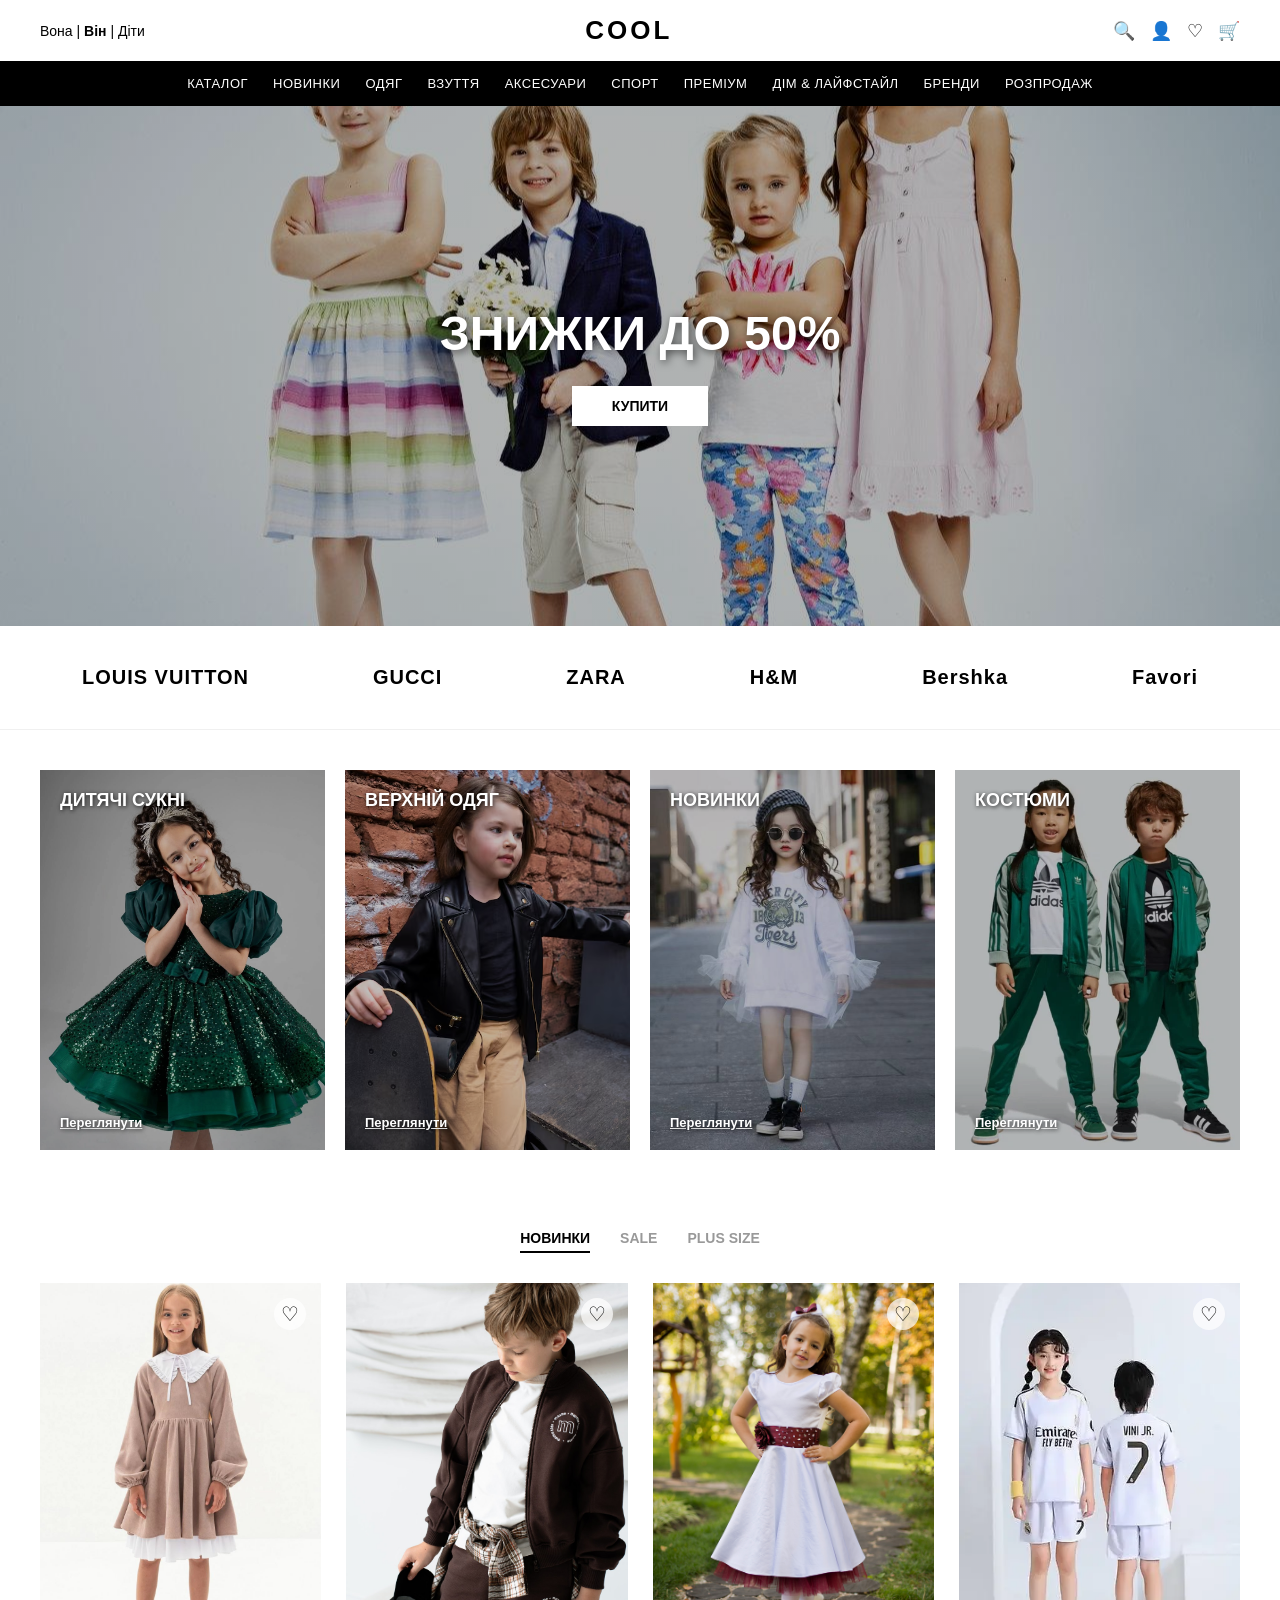
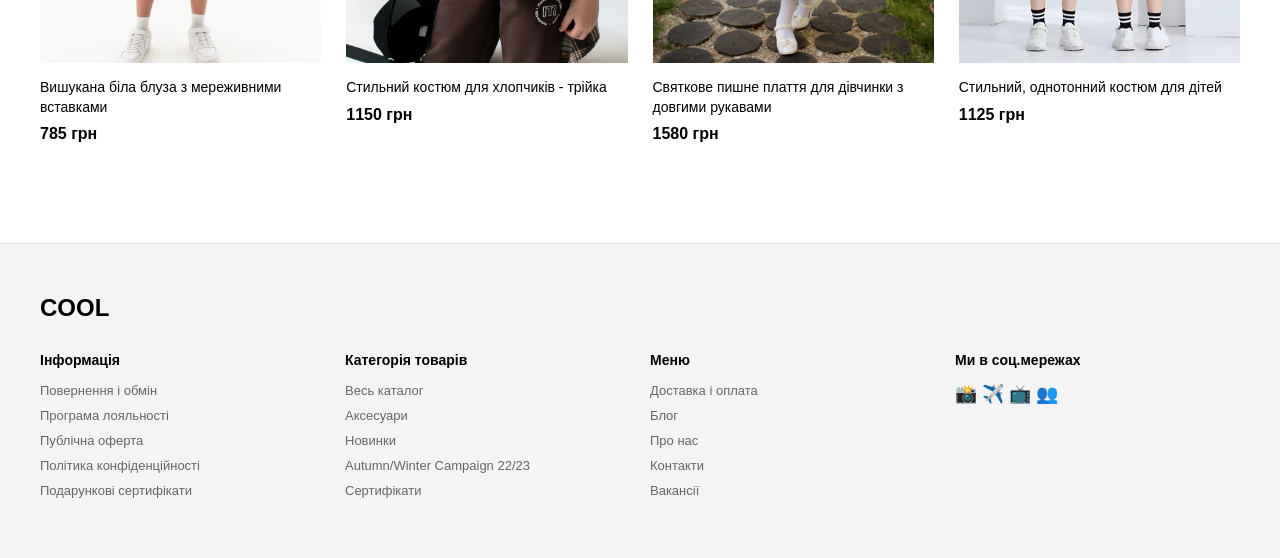
<file: index.html>
<!DOCTYPE html>
<html lang="uk">
<head>
    <meta charset="UTF-8">
    <meta name="viewport" content="width=device-width, initial-scale=1.0">
    <title>Магазин COOL</title>
    <link rel="stylesheet" href="style.css">
</head>
<body>

    <!-- 1. ШАПКА -->
    <header class="top-header">
        <div class="gender-menu">
            <a href="women.html" style="text-decoration:none; color:#000;">Вона</a> | 
            <a href="index.html" style="text-decoration:none; color:#000; font-weight:bold;">Він</a> | 
            <a href="index.html" style="text-decoration:none; color:#000;">Діти</a>
        </div>
        <div class="main-logo">COOL</div>
        <div class="user-icons">
            <span>🔍</span> 
            <a href="login.html" style="text-decoration:none; color:#000;">👤</a> 
            <span>♡</span> 
            <a href="checkout.html" style="text-decoration:none; color:#000;">🛒</a>
        </div>
    </header>

    <!-- 2. НАВИГАЦИЯ (Ссылки теперь ведут на другие страницы) -->
    <nav class="main-navigation">
        <a href="catalog.html">Каталог</a>
        <a href="catalog.html">Новинки</a>
        <a href="catalog.html">Одяг</a>
        <a href="catalog.html">Взуття</a>
        <a href="catalog.html">Аксесуари</a>
        <a href="catalog.html">Спорт</a>
        <a href="catalog.html">Преміум</a>
        <a href="catalog.html">Дім & Лайфстайл</a>
        <a href="blog.html">Бренди</a>
        <a href="catalog.html">Розпродаж</a>
    </nav>

    <!-- 3. ГЛАВНЫЙ БАННЕР -->
    <section class="hero-banner">
        <div class="hero-content">
            <h1>ЗНИЖКИ ДО 50%</h1>
            <a href="catalog.html" class="btn-buy">КУПИТИ</a>
        </div>
    </section>

    <!-- 4. БРЕНДЫ -->
    <section class="brands-section">
        <span class="brand-item">LOUIS VUITTON</span>
        <span class="brand-item">GUCCI</span>
        <span class="brand-item">ZARA</span>
        <span class="brand-item">H&M</span>
        <span class="brand-item">Bershka</span>
        <span class="brand-item">Favori</span>
    </section>

    <!-- 5. КАТЕГОРИИ -->
    <section class="categories-section">
        <div class="category-card" style="background-image: url('images/cat1.jpg');">
            <h2>ДИТЯЧІ СУКНІ</h2>
            <a href="catalog.html" class="arrow">Переглянути</a>
        </div>
        <div class="category-card" style="background-image: url('images/cat2.jpg');">
            <h2>ВЕРХНІЙ ОДЯГ</h2>
            <a href="catalog.html" class="arrow">Переглянути</a>
        </div>
        <div class="category-card" style="background-image: url('images/cat3.jpg');">
            <h2>НОВИНКИ</h2>
            <a href="catalog.html" class="arrow">Переглянути</a>
        </div>
        <div class="category-card" style="background-image: url('images/cat4.jpg');">
            <h2>КОСТЮМИ</h2>
            <a href="catalog.html" class="arrow">Переглянути</a>
        </div>
    </section>

    <!-- 6. ТОВАРЫ -->
    <section class="products-section">
        <div class="products-tabs">
            <span class="tab active">НОВИНКИ</span>
            <span class="tab">SALE</span>
            <span class="tab">PLUS SIZE</span>
        </div>
        
        <div class="products-grid">
            <div class="product-card">
                <div class="product-img-wrapper">
                    <img src="images/prod1.jpg" alt="Товар">
                    <div class="heart-icon">♡</div>
                </div>
                <h3>Вишукана біла блуза з мереживними вставками</h3>
                <p class="price">785 грн</p>
            </div>
            <div class="product-card">
                <div class="product-img-wrapper">
                    <img src="images/prod2.jpg" alt="Товар">
                    <div class="heart-icon">♡</div>
                </div>
                <h3>Стильний костюм для хлопчиків - трійка</h3>
                <p class="price">1150 грн</p>
            </div>
            <div class="product-card">
                <div class="product-img-wrapper">
                    <img src="images/prod3.jpg" alt="Товар">
                    <div class="heart-icon">♡</div>
                </div>
                <h3>Святкове пишне плаття для дівчинки з довгими рукавами</h3>
                <p class="price">1580 грн</p>
            </div>
            <div class="product-card">
                <div class="product-img-wrapper">
                    <img src="images/prod4.jpg" alt="Товар">
                    <div class="heart-icon">♡</div>
                </div>
                <h3>Стильний, однотонний костюм для дітей</h3>
                <p class="price">1125 грн</p>
            </div>
        </div>
    </section>

    <!-- 7. ПОДВАЛ (ФУТЕР) -->
    <footer class="site-footer">
        <div class="footer-logo">COOL</div>
        <div class="footer-columns">
            <div class="footer-col">
                <h4>Інформація</h4>
                <a href="delivery.html">Повернення і обмін</a>
                <a href="#">Програма лояльності</a>
                <a href="#">Публічна оферта</a>
                <a href="#">Політика конфіденційності</a>
                <a href="#">Подарункові сертифікати</a>
            </div>
            <div class="footer-col">
                <h4>Категорія товарів</h4>
                <a href="catalog.html">Весь каталог</a>
                <a href="catalog.html">Аксесуари</a>
                <a href="catalog.html">Новинки</a>
                <a href="catalog.html">Autumn/Winter Campaign 22/23</a>
                <a href="catalog.html">Сертифікати</a>
            </div>
            <div class="footer-col">
                <h4>Меню</h4>
                <a href="delivery.html">Доставка і оплата</a>
                <a href="blog.html">Блог</a>
                <a href="about.html">Про нас</a>
                <a href="contacts.html">Контакти</a>
                <a href="#">Вакансії</a>
            </div>
            <div class="footer-col">
                <h4>Ми в соц.мережах</h4>
                <div class="social-icons">📸 ✈️ 📺 👥</div>
            </div>
        </div>
    </footer>

</body>
</html>
</file>
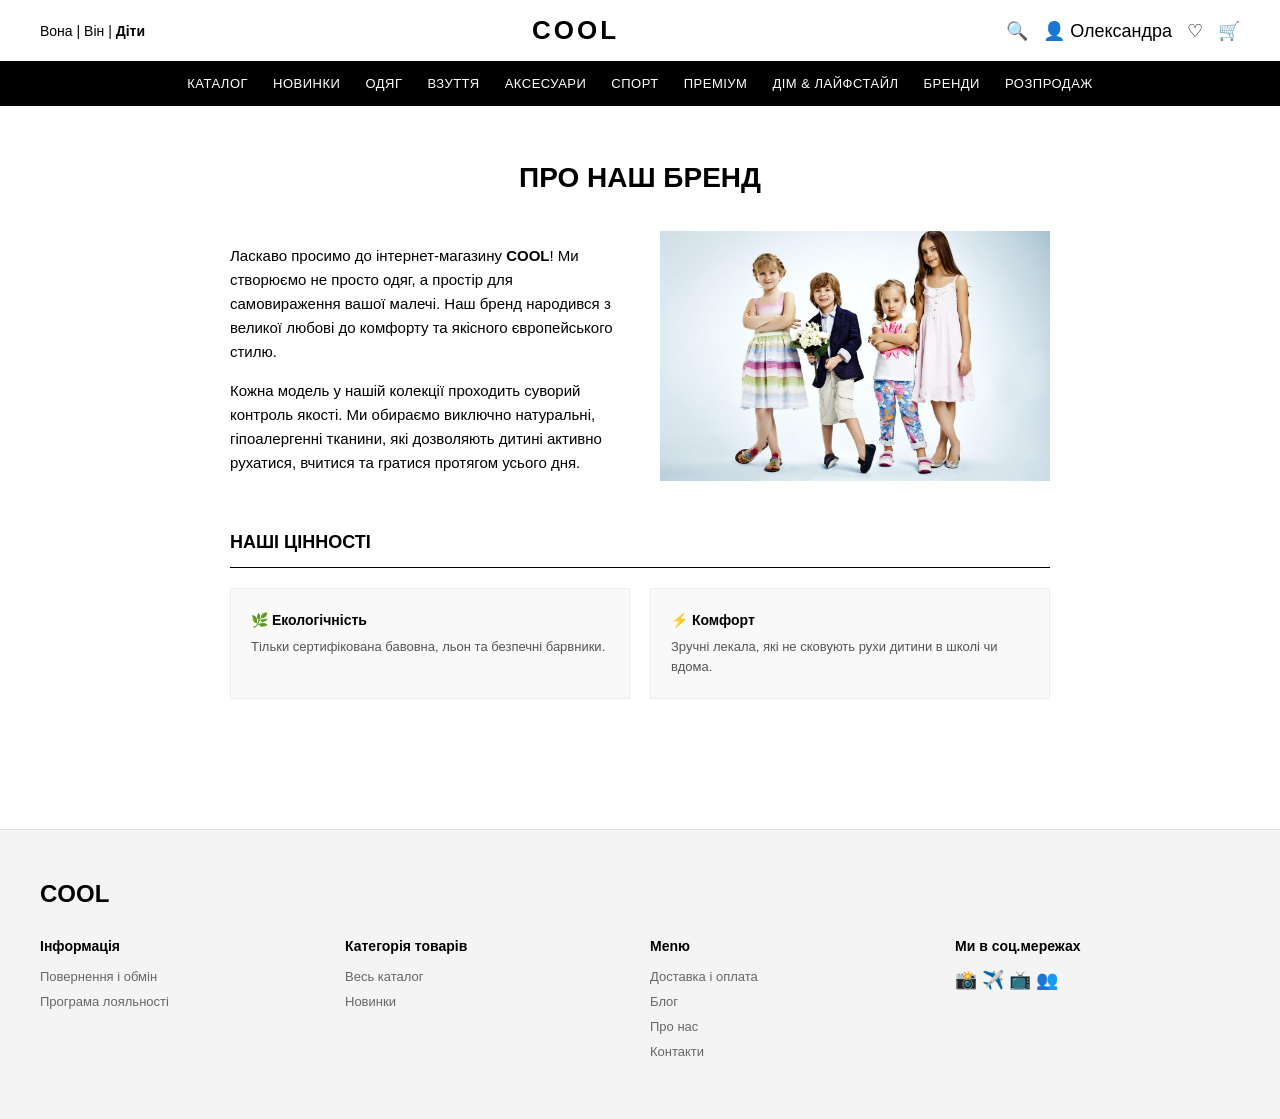
<file: about.html>
<!DOCTYPE html>
<html lang="uk">
<head>
    <meta charset="UTF-8">
    <meta name="viewport" content="width=device-width, initial-scale=1.0">
    <title>COOL - Про нас</title>
    <link rel="stylesheet" href="style.css">
</head>
<body>

    <!-- 1. ШАПКА -->
    <header class="top-header">
        <div class="gender-menu">
            <a href="catalog.html" style="text-decoration:none; color:#000;">Вона</a> | 
            <a href="catalog.html" style="text-decoration:none; color:#000;">Він</a> | 
            <a href="catalog.html" style="text-decoration:none; color:#000; font-weight:bold;">Діти</a>
        </div>
        <div class="main-logo"><a href="index.html" style="text-decoration:none; color:#000;">COOL</a></div>
        <div class="user-icons">
            <span>🔍</span> 
            <a href="login.html" style="text-decoration:none; color:#000;">👤 Олександра</a> 
            <span>♡</span> 
            <a href="checkout.html" style="text-decoration:none; color:#000;">🛒</a>
        </div>
    </header>

    <!-- 2. НАВИГАЦИЯ -->
    <nav class="main-navigation">
        <a href="catalog.html">Каталог</a>
        <a href="catalog.html">Новинки</a>
        <a href="catalog.html">Одяг</a>
        <a href="catalog.html">Взуття</a>
        <a href="catalog.html">Аксесуари</a>
        <a href="catalog.html">Спорт</a>
        <a href="catalog.html">Преміум</a>
        <a href="catalog.html">Дім & Лайфстайл</a>
        <a href="catalog.html">Бренди</a>
        <a href="catalog.html">Розпродаж</a>
    </nav>

    <!-- ГЛАВНЫЙ БЛОК ПРО НАС -->
    <main style="max-width: 900px; margin: 0 auto; padding: 50px 40px; font-family: Arial, sans-serif; line-height: 1.6;">
        <h1 style="font-size: 28px; font-weight: bold; margin-bottom: 30px; text-transform: uppercase; text-align: center;">Про наш бренд</h1>
        
        <div style="display: flex; gap: 40px; margin-bottom: 40px; align-items: center;">
            <div style="flex: 1;">
                <p style="margin-bottom: 15px; font-size: 15px;">Ласкаво просимо до інтернет-магазину <strong>COOL</strong>! Ми створюємо не просто одяг, а простір для самовираження вашої малечі. Наш бренд народився з великої любові до комфорту та якісного європейського стилю.</p>
                <p style="font-size: 15px;">Кожна модель у нашій колекції проходить суворий контроль якості. Ми обираємо виключно натуральні, гіпоалергенні тканини, які дозволяють дитині активно рухатися, вчитися та гратися протягом усього дня.</p>
            </div>
            <div style="flex: 1;">
                <img src="images/banner.jpg" style="width: 100%; height: 250px; object-fit: cover;" alt="Команда">
            </div>
        </div>

        <h3 style="font-size: 18px; font-weight: bold; margin-bottom: 20px; text-transform: uppercase; border-bottom: 1px solid #000; padding-bottom: 10px;">Наші цінності</h3>
        <div style="display: grid; grid-template-columns: 1fr 1fr; gap: 20px; margin-bottom: 20px;">
            <div style="background: #f9f9f9; padding: 20px; border: 1px solid #eee;">
                <h4 style="font-weight:bold; margin-bottom:5px; font-size:14px;">🌿 Екологічність</h4>
                <p style="font-size: 13px; color:#555;">Тільки сертифікована бавовна, льон та безпечні барвники.</p>
            </div>
            <div style="background: #f9f9f9; padding: 20px; border: 1px solid #eee;">
                <h4 style="font-weight:bold; margin-bottom:5px; font-size:14px;">⚡ Комфорт</h4>
                <p style="font-size: 13px; color:#555;">Зручні лекала, які не сковують рухи дитини в школі чи вдома.</p>
            </div>
        </div>
    </main>

    <!-- 7. ПОДВАЛ -->
    <footer class="site-footer">
        <div class="footer-logo">COOL</div>
        <div class="footer-columns">
            <div class="footer-col">
                <h4>Інформація</h4>
                <a href="delivery.html">Повернення і обмін</a>
                <a href="#">Програма лояльності</a>
            </div>
            <div class="footer-col">
                <h4>Категорія товарів</h4>
                <a href="catalog.html">Весь каталог</a>
                <a href="catalog.html">Новинки</a>
            </div>
            <div class="footer-col">
                <h4>Menю</h4>
                <a href="delivery.html">Доставка і оплата</a>
                <a href="blog.html">Блог</a>
                <a href="about.html">Про нас</a>
                <a href="contacts.html">Контакти</a>
            </div>
            <div class="footer-col">
                <h4>Ми в соц.мережах</h4>
                <div class="social-icons">📸 ✈️ 📺 👥</div>
            </div>
        </div>
    </footer>

</body>
</html>
</file>
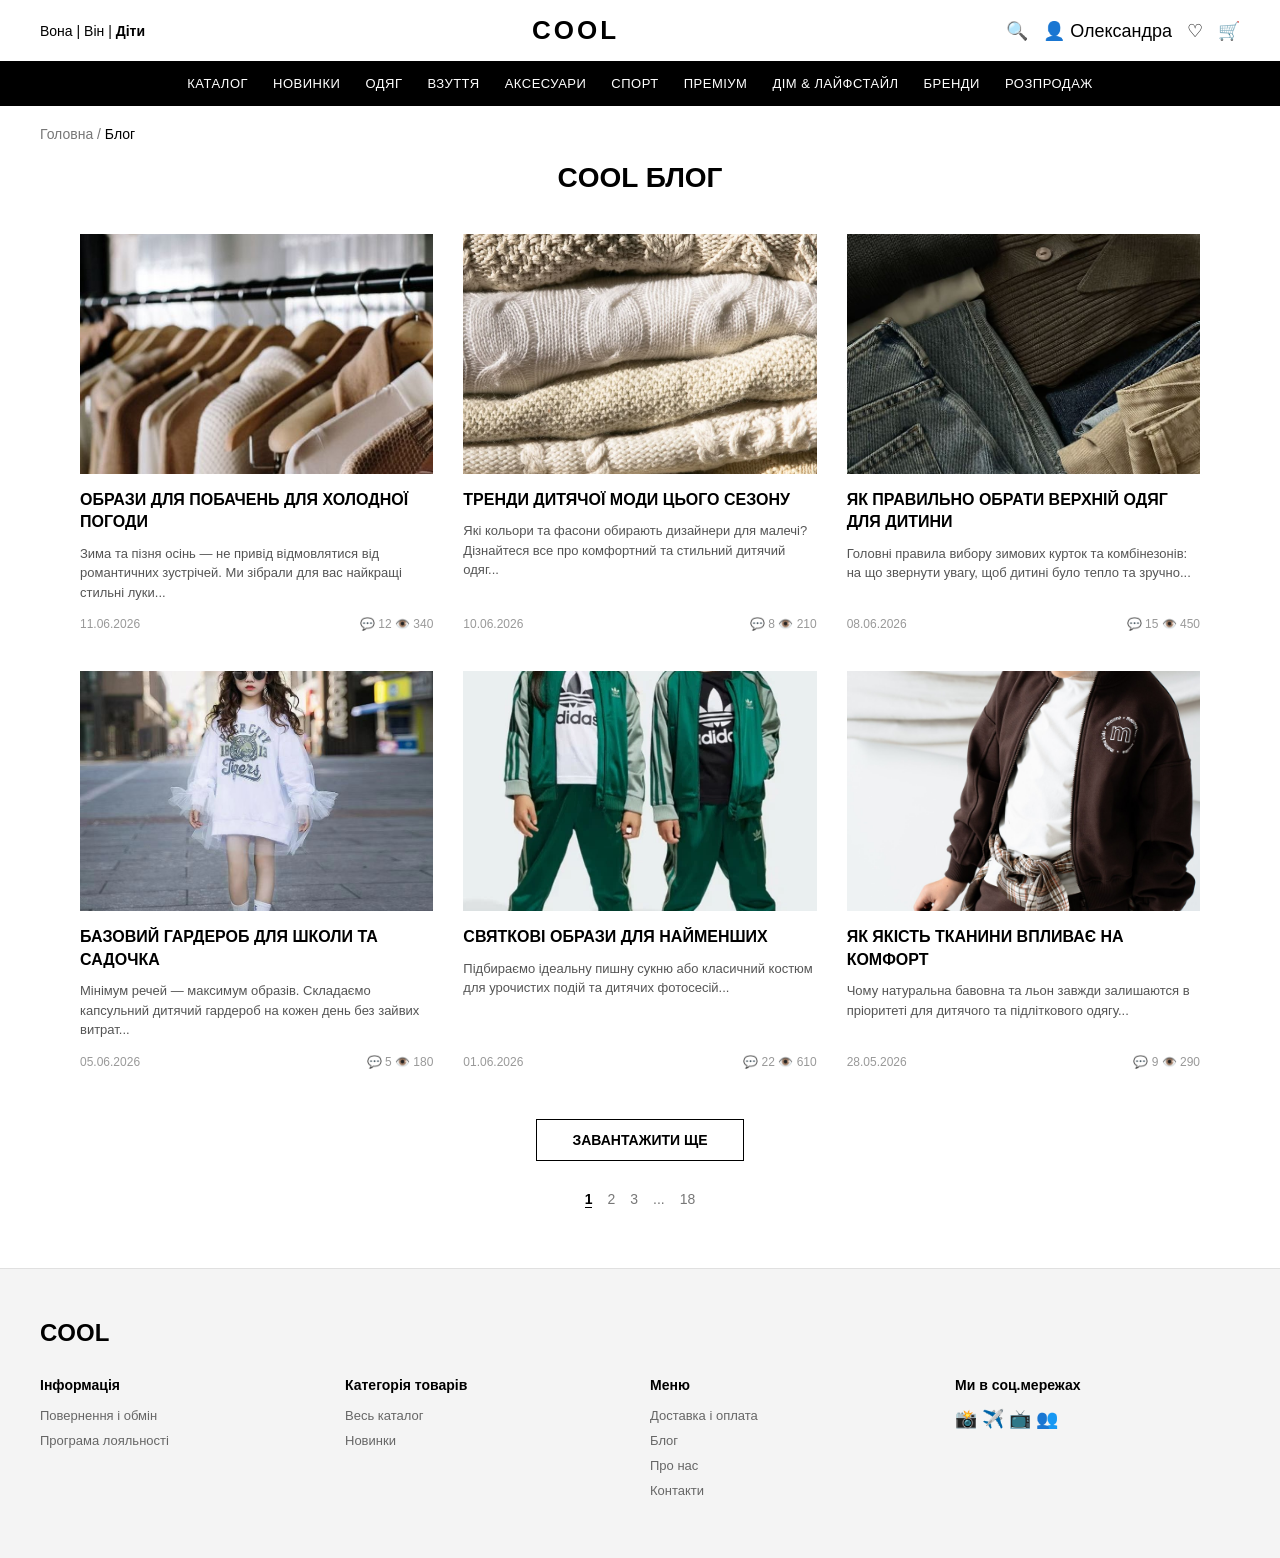
<file: blog.html>
<!DOCTYPE html>
<html lang="uk">
<head>
    <meta charset="UTF-8">
    <meta name="viewport" content="width=device-width, initial-scale=1.0">
    <title>COOL - Блог</title>
    <link rel="stylesheet" href="style.css">
</head>
<body>

    <!-- 1. ШАПКА -->
    <header class="top-header">
        <div class="gender-menu">
            <a href="catalog.html" style="text-decoration:none; color:#000;">Вона</a> | 
            <a href="catalog.html" style="text-decoration:none; color:#000;">Він</a> | 
            <a href="catalog.html" style="text-decoration:none; color:#000; font-weight:bold;">Діти</a>
        </div>
        <div class="main-logo"><a href="index.html" style="text-decoration:none; color:#000;">COOL</a></div>
        <div class="user-icons">
            <span>🔍</span> 
            <a href="login.html" style="text-decoration:none; color:#000;">👤 Олександра</a> 
            <span>♡</span> 
            <a href="checkout.html" style="text-decoration:none; color:#000;">🛒</a>
        </div>
    </header>

    <!-- 2. НАВИГАЦИЯ -->
    <nav class="main-navigation">
        <a href="catalog.html">Каталог</a>
        <a href="catalog.html">Новинки</a>
        <a href="catalog.html">Одяг</a>
        <a href="catalog.html">Взуття</a>
        <a href="catalog.html">Аксесуари</a>
        <a href="catalog.html">Спорт</a>
        <a href="catalog.html">Преміум</a>
        <a href="catalog.html">Дім & Лайфстайл</a>
        <a href="catalog.html">Бренди</a>
        <a href="catalog.html">Розпродаж</a>
    </nav>

    <div style="padding: 20px 40px; font-size: 14px; color: #777; font-family: Arial, sans-serif;">
        Головна / <span style="color:#000;">Блог</span>
    </div>

    <main style="max-width: 1200px; margin: 0 auto; padding: 0 40px; font-family: Arial, sans-serif;">
        <h1 style="font-size: 28px; font-weight: bold; margin-bottom: 40px; text-transform: uppercase; text-align: center;">COOL БЛОГ</h1>
        
        <div style="display: grid; grid-template-columns: repeat(3, 1fr); gap: 40px 30px; margin-bottom: 5px;">
            
            <!-- Статьи со специальными картинками для блога -->
            <div style="display: flex; flex-direction: column;">
                <img src="images/blog1.jpg" style="width: 100%; height: 240px; object-fit: cover; margin-bottom: 15px;" alt="Пост">
                <h3 style="font-size: 16px; font-weight: bold; margin-bottom: 10px; line-height: 1.4;">ОБРАЗИ ДЛЯ ПОБАЧЕНЬ ДЛЯ ХОЛОДНОЇ ПОГОДИ</h3>
                <p style="font-size: 13px; color: #555; line-height: 1.5; margin-bottom: 15px; flex-grow: 1;">Зима та пізня осінь — не привід відмовлятися від романтичних зустрічей. Ми зібрали для вас найкращі стильні луки...</p>
                <div style="display: flex; justify-content: space-between; align-items: center; font-size: 12px; color: #999;">
                    <span>11.06.2026</span>
                    <span>💬 12  👁️ 340</span>
                </div>
            </div>

            <div style="display: flex; flex-direction: column;">
                <img src="images/blog2.jpg" style="width: 100%; height: 240px; object-fit: cover; margin-bottom: 15px;" alt="Пост">
                <h3 style="font-size: 16px; font-weight: bold; margin-bottom: 10px; line-height: 1.4;">ТРЕНДИ ДИТЯЧОЇ МОДИ ЦЬОГО СЕЗОНУ</h3>
                <p style="font-size: 13px; color: #555; line-height: 1.5; margin-bottom: 15px; flex-grow: 1;">Які кольори та фасони обирають дизайнери для малечі? Дізнайтеся все про комфортний та стильний дитячий одяг...</p>
                <div style="display: flex; justify-content: space-between; align-items: center; font-size: 12px; color: #999;">
                    <span>10.06.2026</span>
                    <span>💬 8  👁️ 210</span>
                </div>
            </div>

            <div style="display: flex; flex-direction: column;">
                <img src="images/blog3.jpg" style="width: 100%; height: 240px; object-fit: cover; margin-bottom: 15px;" alt="Пост">
                <h3 style="font-size: 16px; font-weight: bold; margin-bottom: 10px; line-height: 1.4;">ЯК ПРАВИЛЬНО ОБРАТИ ВЕРХНІЙ ОДЯГ ДЛЯ ДИТИНИ</h3>
                <p style="font-size: 13px; color: #555; line-height: 1.5; margin-bottom: 15px; flex-grow: 1;">Головні правила вибору зимових курток та комбінезонів: на що звернути увагу, щоб дитині було тепло та зручно...</p>
                <div style="display: flex; justify-content: space-between; align-items: center; font-size: 12px; color: #999;">
                    <span>08.06.2026</span>
                    <span>💬 15  👁️ 450</span>
                </div>
            </div>

            <div style="display: flex; flex-direction: column;">
                <img src="images/cat3.jpg" style="width: 100%; height: 240px; object-fit: cover; margin-bottom: 15px;" alt="Пост">
                <h3 style="font-size: 16px; font-weight: bold; margin-bottom: 10px; line-height: 1.4;">БАЗОВИЙ ГАРДЕРОБ ДЛЯ ШКОЛИ ТА САДОЧКА</h3>
                <p style="font-size: 13px; color: #555; line-height: 1.5; margin-bottom: 15px; flex-grow: 1;">Мінімум речей — максимум образів. Складаємо капсульний дитячий гардероб на кожен день без зайвих витрат...</p>
                <div style="display: flex; justify-content: space-between; align-items: center; font-size: 12px; color: #999;">
                    <span>05.06.2026</span>
                    <span>💬 5  👁️ 180</span>
                </div>
            </div>

            <div style="display: flex; flex-direction: column;">
                <img src="images/cat4.jpg" style="width: 100%; height: 240px; object-fit: cover; margin-bottom: 15px;" alt="Пост">
                <h3 style="font-size: 16px; font-weight: bold; margin-bottom: 10px; line-height: 1.4;">СВЯТКОВІ ОБРАЗИ ДЛЯ НАЙМЕНШИХ</h3>
                <p style="font-size: 13px; color: #555; line-height: 1.5; margin-bottom: 15px; flex-grow: 1;">Підбираємо ідеальну пишну сукню або класичний костюм для урочистих подій та дитячих фотосесій...</p>
                <div style="display: flex; justify-content: space-between; align-items: center; font-size: 12px; color: #999;">
                    <span>01.06.2026</span>
                    <span>💬 22  👁️ 610</span>
                </div>
            </div>

            <div style="display: flex; flex-direction: column;">
                <img src="images/prod2.jpg" style="width: 100%; height: 240px; object-fit: cover; margin-bottom: 15px;" alt="Пост">
                <h3 style="font-size: 16px; font-weight: bold; margin-bottom: 10px; line-height: 1.4;">ЯК ЯКІСТЬ ТКАНИНИ ВПЛИВАЄ НА КОМФОРТ</h3>
                <p style="font-size: 13px; color: #555; line-height: 1.5; margin-bottom: 15px; flex-grow: 1;">Чому натуральна бавовна та льон завжди залишаются в пріоритеті для дитячого та підліткового одягу...</p>
                <div style="display: flex; justify-content: space-between; align-items: center; font-size: 12px; color: #999;">
                    <span>28.05.2026</span>
                    <span>💬 9  👁️ 290</span>
                </div>
            </div>

        </div>

        <div style="text-align: center; margin-top: 50px; margin-bottom: 20px;">
            <button style="background: #fff; color: #000; border: 1px solid #000; padding: 12px 35px; font-size: 14px; font-weight: bold; cursor: pointer; text-transform: uppercase; margin-bottom: 30px;">Завантажити ще</button>
            <div style="display: flex; justify-content: center; gap: 15px; font-size: 14px; align-items: center;">
                <span style="font-weight: bold; cursor: pointer; border-bottom: 1px solid #000;">1</span>
                <span style="color:#777; cursor:pointer;">2</span>
                <span style="color:#777; cursor:pointer;">3</span>
                <span style="color:#777;">...</span>
                <span style="color:#777; cursor:pointer;">18</span>
            </div>
        </div>
    </main>

    <!-- 7. ПОДВАЛ -->
    <footer class="site-footer">
        <div class="footer-logo">COOL</div>
        <div class="footer-columns">
            <div class="footer-col">
                <h4>Інформація</h4>
                <a href="delivery.html">Повернення і обмін</a>
                <a href="#">Програма лояльності</a>
            </div>
            <div class="footer-col">
                <h4>Категорія товарів</h4>
                <a href="catalog.html">Весь каталог</a>
                <a href="catalog.html">Новинки</a>
            </div>
            <div class="footer-col">
                <h4>Меню</h4>
                <a href="delivery.html">Доставка і оплата</a>
                <a href="blog.html">Блог</a>
                <a href="about.html">Про нас</a>
                <a href="contacts.html">Контакти</a>
            </div>
            <div class="footer-col">
                <h4>Ми в соц.мережах</h4>
                <div class="social-icons">📸 ✈️ 📺 👥</div>
            </div>
        </div>
    </footer>

</body>
</html>
</file>
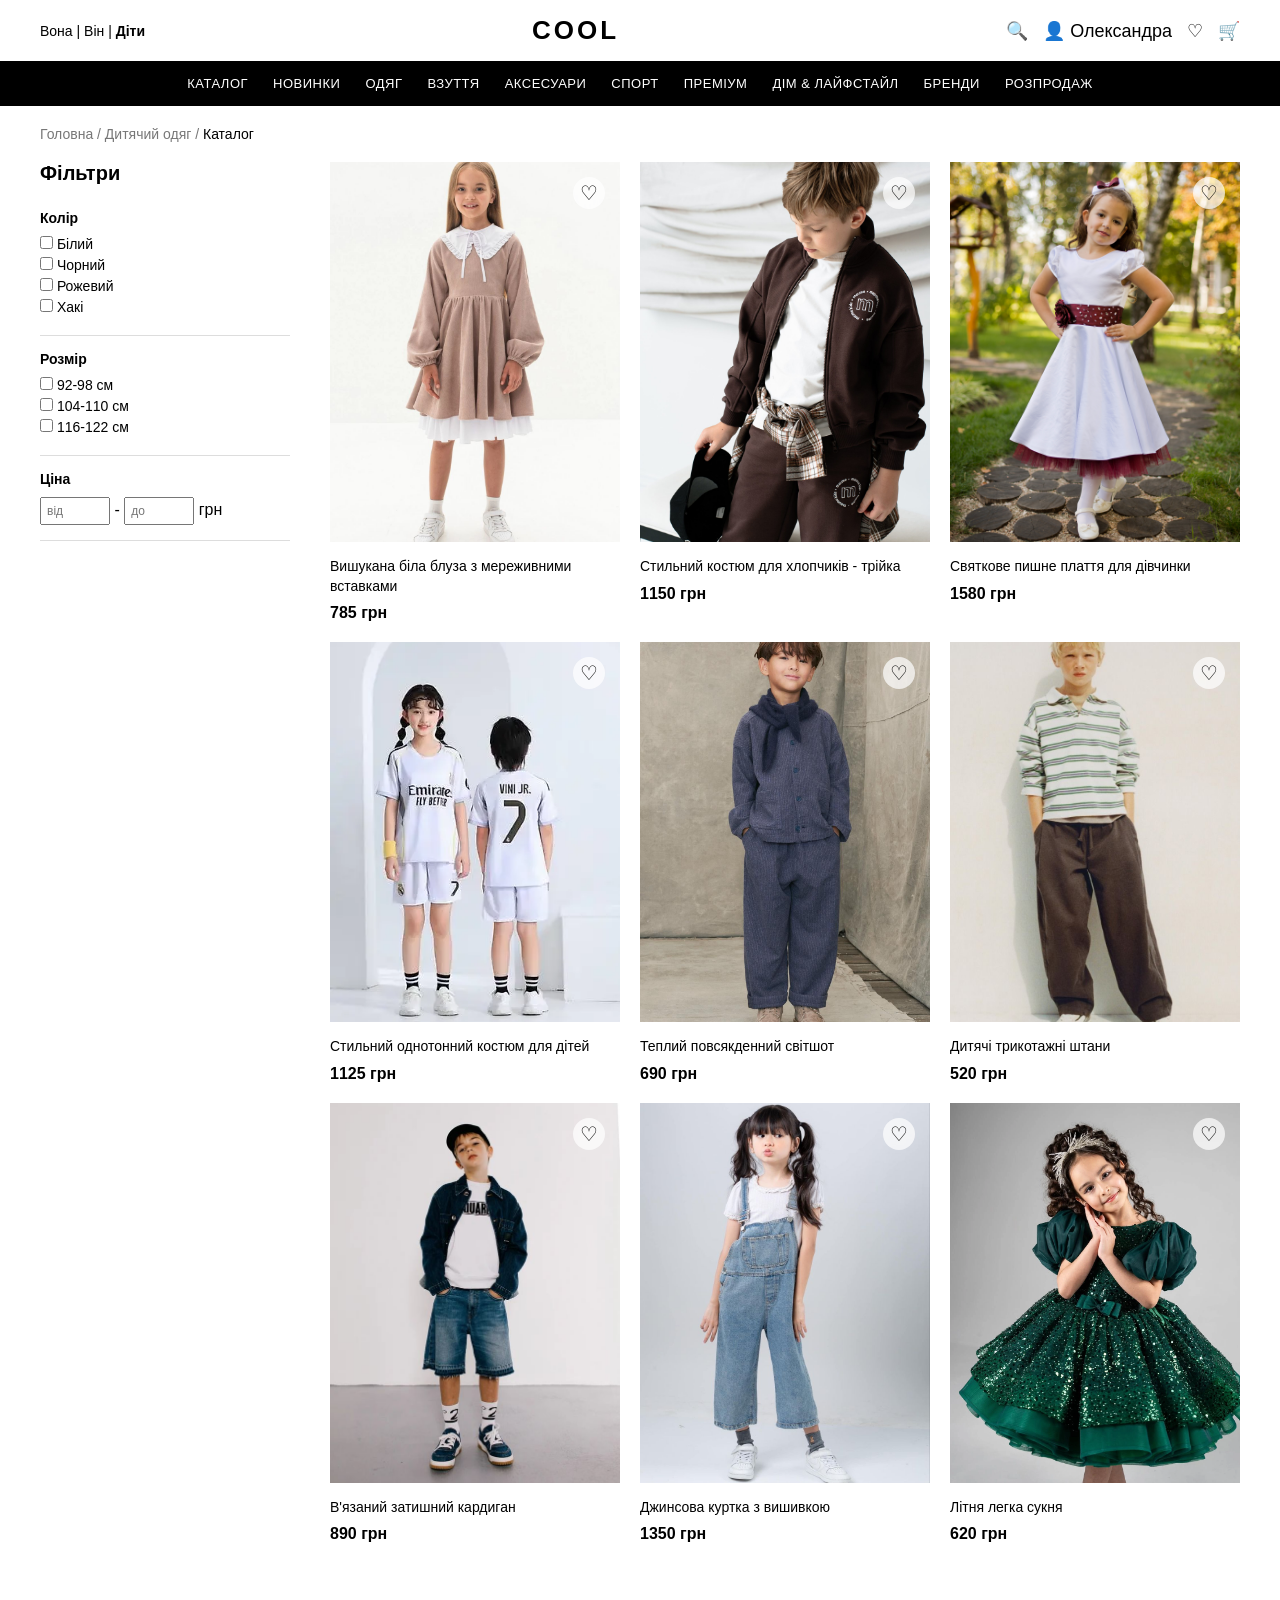
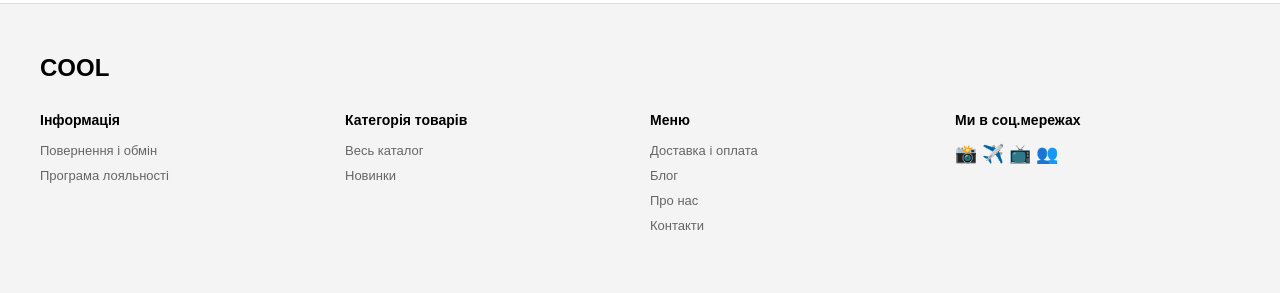
<file: catalog.html>
<!DOCTYPE html>
<html lang="uk">
<head>
    <meta charset="UTF-8">
    <meta name="viewport" content="width=device-width, initial-scale=1.0">
    <title>COOL - Каталог товарів</title>
    <link rel="stylesheet" href="style.css">
</head>
<body>

    <!-- 1. ШАПКА -->
    <header class="top-header">
        <div class="gender-menu">
            <a href="catalog.html" style="text-decoration:none; color:#000;">Вона</a> | 
            <a href="catalog.html" style="text-decoration:none; color:#000;">Він</a> | 
            <a href="catalog.html" style="text-decoration:none; color:#000; font-weight:bold;">Діти</a>
        </div>
        <div class="main-logo"><a href="index.html" style="text-decoration:none; color:#000;">COOL</a></div>
        <div class="user-icons">
            <span>🔍</span> 
            <a href="login.html" style="text-decoration:none; color:#000;">👤 Олександра</a> 
            <span>♡</span> 
            <a href="checkout.html" style="text-decoration:none; color:#000;">🛒</a>
        </div>
    </header>

    <!-- 2. НАВИГАЦИЯ -->
    <nav class="main-navigation">
        <a href="catalog.html">Каталог</a>
        <a href="catalog.html">Новинки</a>
        <a href="catalog.html">Одяг</a>
        <a href="catalog.html">Взуття</a>
        <a href="catalog.html">Аксесуари</a>
        <a href="catalog.html">Спорт</a>
        <a href="catalog.html">Преміум</a>
        <a href="catalog.html">Дім & Лайфстайл</a>
        <a href="catalog.html">Бренди</a>
        <a href="catalog.html">Розпродаж</a>
    </nav>

    <div style="padding: 20px 40px; font-size: 14px; color: #777;">
        Головна / Дитячий одяг / <span style="color:#000;">Каталог</span>
    </div>

    <!-- ГЛАВНЫЙ БЛОК КАТАЛОГА -->
    <main class="catalog-container" style="display: flex; padding: 0 40px; gap: 40px; font-family: Arial, sans-serif;">
        
        <!-- БОКОВОЙ ФИЛЬТР -->
        <aside class="sidebar-filters" style="width: 250px; flex-shrink: 0;">
            <h2 style="font-size: 20px; font-weight: bold; margin-bottom: 25px;">Фільтри</h2>
            
            <div style="border-bottom: 1px solid #ddd; padding-bottom: 15px; margin-bottom: 15px;">
                <h4 style="font-size: 14px; font-weight: bold; margin-bottom: 10px;">Колір</h4>
                <label style="display:block; font-size:14px; margin-bottom:5px;"><input type="checkbox"> Білий</label>
                <label style="display:block; font-size:14px; margin-bottom:5px;"><input type="checkbox"> Чорний</label>
                <label style="display:block; font-size:14px; margin-bottom:5px;"><input type="checkbox"> Рожевий</label>
                <label style="display:block; font-size:14px; margin-bottom:5px;"><input type="checkbox"> Хакі</label>
            </div>

            <div style="border-bottom: 1px solid #ddd; padding-bottom: 15px; margin-bottom: 15px;">
                <h4 style="font-size: 14px; font-weight: bold; margin-bottom: 10px;">Розмір</h4>
                <label style="display:block; font-size:14px; margin-bottom:5px;"><input type="checkbox"> 92-98 см</label>
                <label style="display:block; font-size:14px; margin-bottom:5px;"><input type="checkbox"> 104-110 см</label>
                <label style="display:block; font-size:14px; margin-bottom:5px;"><input type="checkbox"> 116-122 см</label>
            </div>

            <div style="border-bottom: 1px solid #ddd; padding-bottom: 15px; margin-bottom: 15px;">
                <h4 style="font-size: 14px; font-weight: bold; margin-bottom: 10px;">Ціна</h4>
                <input type="text" placeholder="від" style="width:70px; padding:5px; font-size:12px;"> - 
                <input type="text" placeholder="до" style="width:70px; padding:5px; font-size:12px;"> грн
            </div>
        </aside>

        <!-- СЕТКА ТОВАРОВ (9 РАЗНЫХ КАРТОЧЕК С НОВЫМИ ФОТО) -->
        <section class="products-section" style="flex-grow: 1; padding: 0;">
            <div class="products-grid" style="grid-template-columns: repeat(3, 1fr); gap: 20px;">
                
                <div class="product-card">
                    <div class="product-img-wrapper">
                        <a href="product.html"><img src="images/prod1.jpg" alt="Товар"></a>
                        <div class="heart-icon">♡</div>
                    </div>
                    <h3>Вишукана біла блуза з мереживними вставками</h3>
                    <p class="price">785 грн</p>
                </div>

                <div class="product-card">
                    <div class="product-img-wrapper">
                        <img src="images/prod2.jpg" alt="Товар">
                        <div class="heart-icon">♡</div>
                    </div>
                    <h3>Стильний костюм для хлопчиків - трійка</h3>
                    <p class="price">1150 грн</p>
                </div>

                <div class="product-card">
                    <div class="product-img-wrapper">
                        <img src="images/prod3.jpg" alt="Товар">
                        <div class="heart-icon">♡</div>
                    </div>
                    <h3>Святкове пишне плаття для дівчинки</h3>
                    <p class="price">1580 грн</p>
                </div>

                <div class="product-card">
                    <div class="product-img-wrapper">
                        <img src="images/prod4.jpg" alt="Товар">
                        <div class="heart-icon">♡</div>
                    </div>
                    <h3>Стильний однотонний костюм для дітей</h3>
                    <p class="price">1125 грн</p>
                </div>

                <!-- Новые уникальные фотки товаров -->
                <div class="product-card">
                    <div class="product-img-wrapper"><img src="images/prod5.jpg" alt="Товар"><div class="heart-icon">♡</div></div>
                    <h3>Теплий повсякденний світшот</h3>
                    <p class="price">690 грн</p>
                </div>
                <div class="product-card">
                    <div class="product-img-wrapper"><img src="images/prod6.jpg" alt="Товар"><div class="heart-icon">♡</div></div>
                    <h3>Дитячі трикотажні штани</h3>
                    <p class="price">520 грн</p>
                </div>
                <div class="product-card">
                    <div class="product-img-wrapper"><img src="images/prod7.jpg" alt="Товар"><div class="heart-icon">♡</div></div>
                    <h3>В'язаний затишний кардиган</h3>
                    <p class="price">890 грн</p>
                </div>
                <div class="product-card">
                    <div class="product-img-wrapper"><img src="images/prod8.jpg" alt="Товар"><div class="heart-icon">♡</div></div>
                    <h3>Джинсова куртка з вишивкою</h3>
                    <p class="price">1350 грн</p>
                </div>
                <div class="product-card">
                    <div class="product-img-wrapper"><img src="images/cat1.jpg" alt="Товар"><div class="heart-icon">♡</div></div>
                    <h3>Літня легка сукня</h3>
                    <p class="price">620 грн</p>
                </div>

            </div>
        </section>
    </main>

    <!-- 7. ПОДВАЛ -->
    <footer class="site-footer" style="margin-top: 60px;">
        <div class="footer-logo">COOL</div>
        <div class="footer-columns">
            <div class="footer-col">
                <h4>Інформація</h4>
                <a href="delivery.html">Повернення і обмін</a>
                <a href="#">Програма лояльності</a>
            </div>
            <div class="footer-col">
                <h4>Категорія товарів</h4>
                <a href="catalog.html">Весь каталог</a>
                <a href="catalog.html">Новинки</a>
            </div>
            <div class="footer-col">
                <h4>Меню</h4>
                <a href="delivery.html">Доставка і оплата</a>
                <a href="blog.html">Блог</a>
                <a href="about.html">Про нас</a>
                <a href="contacts.html">Контакти</a>
            </div>
            <div class="footer-col">
                <h4>Ми в соц.мережах</h4>
                <div class="social-icons">📸 ✈️ 📺 👥</div>
            </div>
        </div>
    </footer>

</body>
</html>
</file>
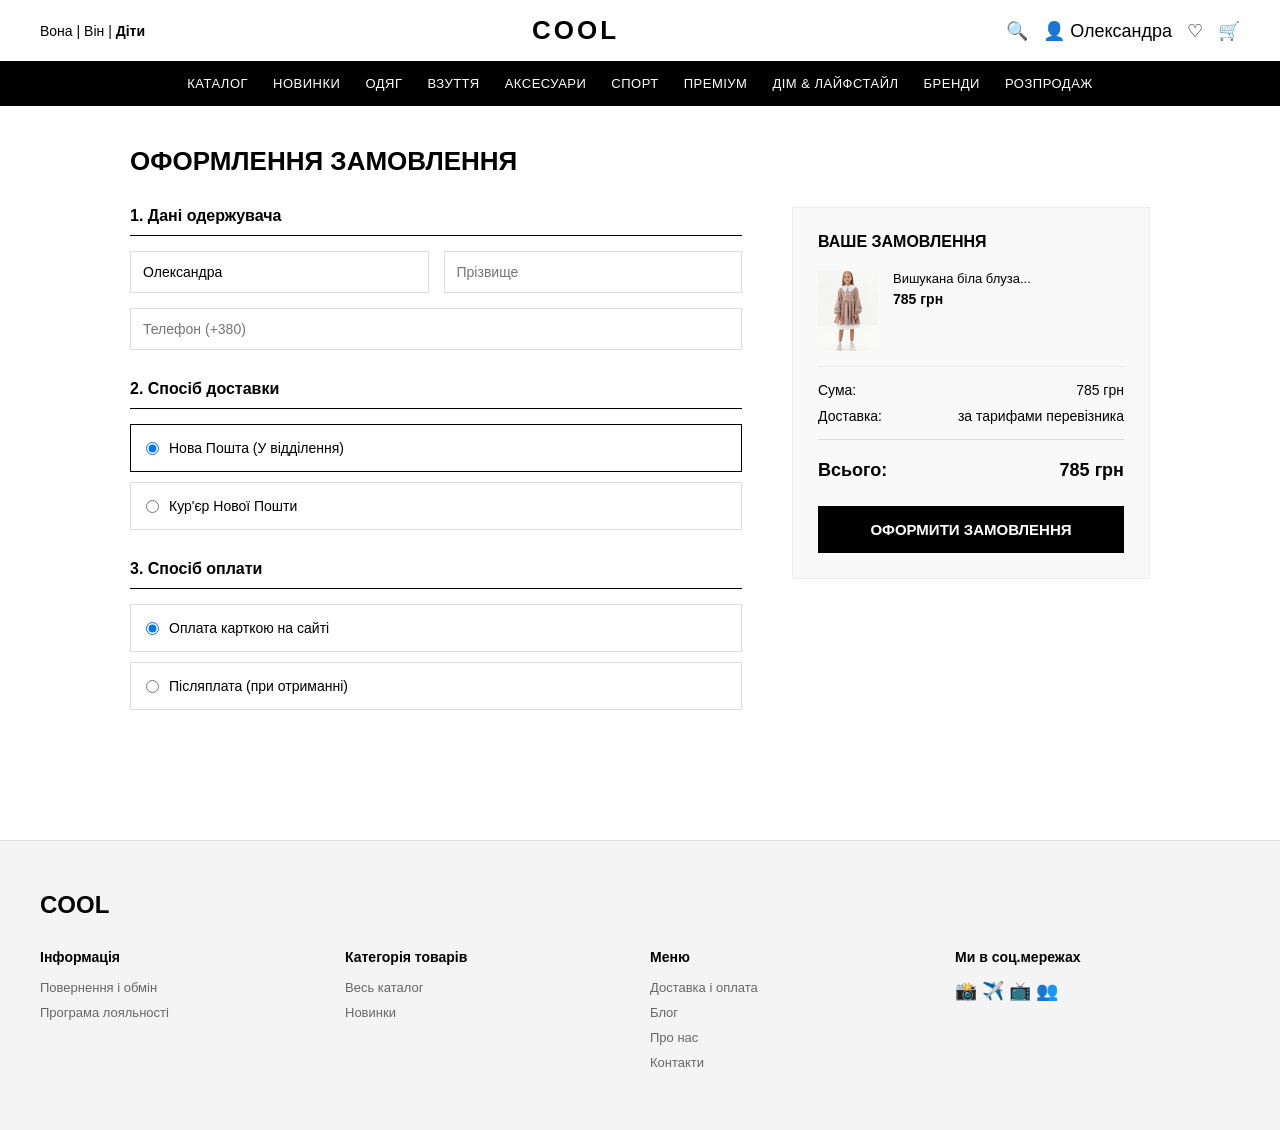
<file: checkout.html>
<!DOCTYPE html>
<html lang="uk">
<head>
    <meta charset="UTF-8">
    <meta name="viewport" content="width=device-width, initial-scale=1.0">
    <title>COOL - Оформлення замовлення</title>
    <link rel="stylesheet" href="style.css">
</head>
<body>

    <!-- 1. ШАПКА -->
    <header class="top-header">
        <div class="gender-menu">
            <a href="catalog.html" style="text-decoration:none; color:#000;">Вона</a> | 
            <a href="catalog.html" style="text-decoration:none; color:#000;">Він</a> | 
            <a href="catalog.html" style="text-decoration:none; color:#000; font-weight:bold;">Діти</a>
        </div>
        <div class="main-logo"><a href="index.html" style="text-decoration:none; color:#000;">COOL</a></div>
        <div class="user-icons">
            <span>🔍</span> 
            <a href="login.html" style="text-decoration:none; color:#000;">👤 Олександра</a> 
            <span>♡</span> 
            <a href="checkout.html" style="text-decoration:none; color:#000; font-weight:bold;">🛒</a>
        </div>
    </header>

    <!-- 2. НАВИГАЦИЯ -->
    <nav class="main-navigation">
        <a href="catalog.html">Каталог</a>
        <a href="catalog.html">Новинки</a>
        <a href="catalog.html">Одяг</a>
        <a href="catalog.html">Взуття</a>
        <a href="catalog.html">Аксесуари</a>
        <a href="catalog.html">Спорт</a>
        <a href="catalog.html">Преміум</a>
        <a href="catalog.html">Дім & Лайфстайл</a>
        <a href="catalog.html">Бренди</a>
        <a href="catalog.html">Розпродаж</a>
    </nav>

    <!-- ГЛАВНЫЙ БЛОК ОФОРМЛЕНИЯ ЗАКАЗА -->
    <main style="max-width: 1100px; margin: 0 auto; padding: 40px; font-family: Arial, sans-serif;">
        <h1 style="font-size: 26px; font-weight: bold; margin-bottom: 30px; text-transform: uppercase;">Оформлення замовлення</h1>
        
        <div style="display: flex; gap: 50px;">
            <!-- ЛЕВАЯ ЧАСТЬ: ФОРМА ДАННЫХ -->
            <div style="flex: 2;">
                <!-- Блок 1: Данные получателя -->
                <div style="margin-bottom: 30px;">
                    <h3 style="font-size: 16px; font-weight: bold; border-bottom: 1px solid #000; padding-bottom: 10px; margin-bottom: 15px;">1. Дані одержувача</h3>
                    <div style="display: grid; grid-template-columns: 1fr 1fr; gap: 15px;">
                        <input type="text" value="Олександра" style="padding: 12px; border: 1px solid #ddd; font-size: 14px;">
                        <input type="text" placeholder="Прізвище" style="padding: 12px; border: 1px solid #ddd; font-size: 14px;">
                        <input type="text" placeholder="Телефон (+380)" style="padding: 12px; border: 1px solid #ddd; font-size: 14px; grid-column: span 2;">
                    </div>
                </div>

                <!-- Блок 2: Способ доставки -->
                <div style="margin-bottom: 30px;">
                    <h3 style="font-size: 16px; font-weight: bold; border-bottom: 1px solid #000; padding-bottom: 10px; margin-bottom: 15px;">2. Спосіб доставки</h3>
                    <div style="display: flex; flex-direction: column; gap: 10px;">
                        <label style="border: 1px solid #000; padding: 15px; display: flex; align-items: center; gap: 10px; font-size: 14px;">
                            <input type="radio" name="delivery" checked> Нова Пошта (У відділення)
                        </label>
                        <label style="border: 1px solid #ddd; padding: 15px; display: flex; align-items: center; gap: 10px; font-size: 14px;">
                            <input type="radio" name="delivery"> Кур'єр Нової Пошти
                        </label>
                    </div>
                </div>

                <!-- Блок 3: Способ оплаты -->
                <div style="margin-bottom: 30px;">
                    <h3 style="font-size: 16px; font-weight: bold; border-bottom: 1px solid #000; padding-bottom: 10px; margin-bottom: 15px;">3. Спосіб оплати</h3>
                    <div style="display: flex; flex-direction: column; gap: 10px;">
                        <label style="border: 1px solid #ddd; padding: 15px; display: flex; align-items: center; gap: 10px; font-size: 14px;">
                            <input type="radio" name="payment" checked> Оплата карткою на сайті
                        </label>
                        <label style="border: 1px solid #ddd; padding: 15px; display: flex; align-items: center; gap: 10px; font-size: 14px;">
                            <input type="radio" name="payment"> Післяплата (при отриманні)
                        </label>
                    </div>
                </div>
            </div>

            <!-- ПРАВАЯ ЧАСТЬ: ВАШ ЗАКАЗ (СУММА) -->
            <div style="flex: 1; background: #f9f9f9; padding: 25px; border: 1px solid #eee; height: fit-content;">
                <h3 style="font-size: 16px; font-weight: bold; margin-bottom: 20px; text-transform: uppercase;">Ваше замовлення</h3>
                
                <!-- Товар в корзине -->
                <div style="display: flex; gap: 15px; border-bottom: 1px solid #eee; padding-bottom: 15px; margin-bottom: 15px;">
                    <img src="images/prod1.jpg" style="width: 60px; height: 80px; object-fit: cover;" alt="Товар">
                    <div>
                        <h4 style="font-size: 13px; font-weight: normal; margin-bottom: 5px;">Вишукана біла блуза...</h4>
                        <p style="font-size: 14px; font-weight: bold;">785 грн</p>
                    </div>
                </div>

                <!-- Итоги -->
                <div style="display: flex; justify-content: space-between; font-size: 14px; margin-bottom: 10px;">
                    <span>Сума:</span> <span>785 грн</span>
                </div>
                <div style="display: flex; justify-content: space-between; font-size: 14px; margin-bottom: 20px; padding-bottom: 15px; border-bottom: 1px solid #ddd;">
                    <span>Доставка:</span> <span>за тарифами перевізника</span>
                </div>
                <div style="display: flex; justify-content: space-between; font-size: 18px; font-weight: bold; margin-bottom: 25px;">
                    <span>Всього:</span> <span>785 грн</span>
                </div>

                <!-- Кнопка оформить заказ ведет в личный кабинет на историю покупок -->
                <a href="login.html" class="btn-buy" style="text-align: center; background: #000; color: #fff; padding: 15px; display: block; font-size: 15px; text-decoration: none;">
                    Оформити замовлення
                </a>
            </div>
        </div>
    </main>

    <!-- 7. ПОДВАЛ -->
    <footer class="site-footer">
        <div class="footer-logo">COOL</div>
        <div class="footer-columns">
            <div class="footer-col">
                <h4>Інформація</h4>
                <a href="delivery.html">Повернення і обмін</a>
                <a href="#">Програма лояльності</a>
            </div>
            <div class="footer-col">
                <h4>Категорія товарів</h4>
                <a href="catalog.html">Весь каталог</a>
                <a href="catalog.html">Новинки</a>
            </div>
            <div class="footer-col">
                <h4>Меню</h4>
                <a href="delivery.html">Доставка і оплата</a>
                <a href="blog.html">Блог</a>
                <a href="about.html">Про нас</a>
                <a href="contacts.html">Контакти</a>
            </div>
            <div class="footer-col">
                <h4>Ми в соц.мережах</h4>
                <div class="social-icons">📸 ✈️ 📺 👥</div>
            </div>
        </div>
    </footer>

</body>
</html>
</file>
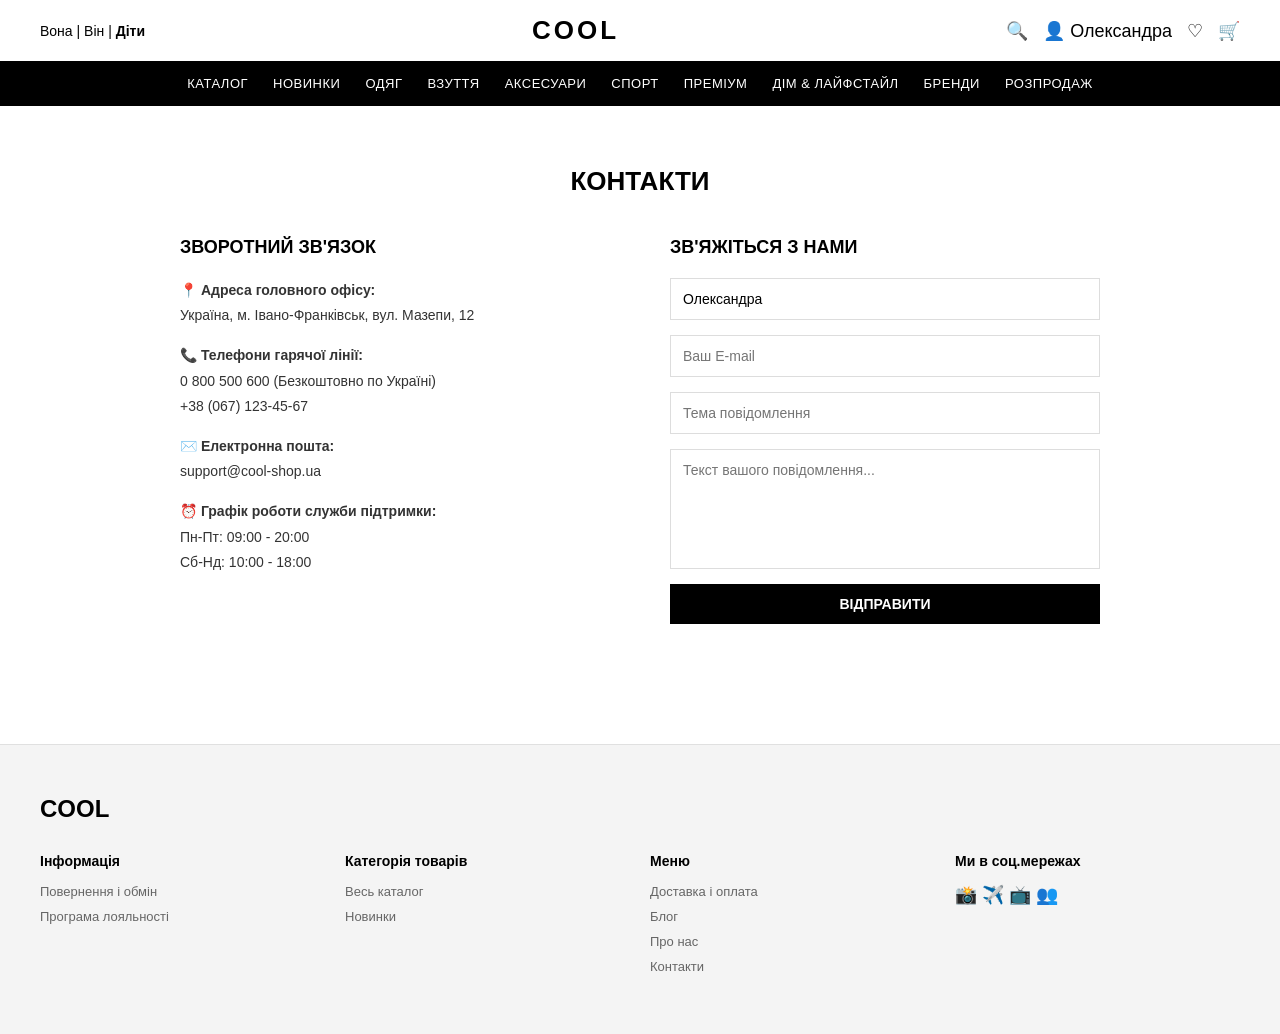
<file: contacts.html>
<!DOCTYPE html>
<html lang="uk">
<head>
    <meta charset="UTF-8">
    <meta name="viewport" content="width=device-width, initial-scale=1.0">
    <title>COOL - Контакти</title>
    <link rel="stylesheet" href="style.css">
</head>
<body>

    <!-- 1. ШАПКА -->
    <header class="top-header">
        <div class="gender-menu">
            <a href="catalog.html" style="text-decoration:none; color:#000;">Вона</a> | 
            <a href="catalog.html" style="text-decoration:none; color:#000;">Він</a> | 
            <a href="catalog.html" style="text-decoration:none; color:#000; font-weight:bold;">Діти</a>
        </div>
        <div class="main-logo"><a href="index.html" style="text-decoration:none; color:#000;">COOL</a></div>
        <div class="user-icons">
            <span>🔍</span> 
            <a href="login.html" style="text-decoration:none; color:#000;">👤 Олександра</a> 
            <span>♡</span> 
            <a href="checkout.html" style="text-decoration:none; color:#000;">🛒</a>
        </div>
    </header>

    <!-- 2. НАВИГАЦИЯ -->
    <nav class="main-navigation">
        <a href="catalog.html">Каталог</a>
        <a href="catalog.html">Новинки</a>
        <a href="catalog.html">Одяг</a>
        <a href="catalog.html">Взуття</a>
        <a href="catalog.html">Аксесуари</a>
        <a href="catalog.html">Спорт</a>
        <a href="catalog.html">Преміум</a>
        <a href="catalog.html">Дім & Лайфстайл</a>
        <a href="catalog.html">Бренди</a>
        <a href="catalog.html">Розпродаж</a>
    </nav>

    <!-- ГЛАВНЫЙ БЛОК КОНТАКТОВ -->
    <main style="max-width: 1000px; margin: 0 auto; padding: 60px 40px; font-family: Arial, sans-serif;">
        <h1 style="font-size: 26px; font-weight: bold; margin-bottom: 40px; text-transform: uppercase; text-align: center;">Контакти</h1>
        
        <div style="display: grid; grid-template-columns: 1fr 1fr; gap: 60px;">
            
            <!-- ЛЕВАЯ СТОРОНА: ИНФОРМАЦИЯ -->
            <div>
                <h3 style="font-size: 18px; font-weight: bold; margin-bottom: 20px; text-transform: uppercase;">Зворотний зв'язок</h3>
                <div style="font-size: 14px; line-height: 1.8; color: #333;">
                    <p style="margin-bottom: 15px;">📍 <strong>Адреса головного офісу:</strong><br>Україна, м. Івано-Франківськ, вул. Мазепи, 12</p>
                    <p style="margin-bottom: 15px;">📞 <strong>Телефони гарячої лінії:</strong><br>0 800 500 600 (Безкоштовно по Україні)<br>+38 (067) 123-45-67</p>
                    <p style="margin-bottom: 15px;">✉️ <strong>Електронна пошта:</strong><br>support@cool-shop.ua</p>
                    <p style="margin-bottom: 15px;">⏰ <strong>Графік роботи служби підтримки:</strong><br>Пн-Пт: 09:00 - 20:00<br>Сб-Нд: 10:00 - 18:00</p>
                </div>
            </div>

            <!-- ПРАВАЯ СТОРОНА: ФОРМА С КНОПКОЙ ОТПРАВИТЬ -->
            <div>
                <h3 style="font-size: 18px; font-weight: bold; margin-bottom: 20px; text-transform: uppercase;">Зв'яжіться з нами</h3>
                <form style="display: flex; flex-direction: column; gap: 15px;">
                    <input type="text" value="Олександра" style="padding: 12px; border: 1px solid #ddd; font-size: 14px; width: 100%;">
                    <input type="email" placeholder="Ваш E-mail" style="padding: 12px; border: 1px solid #ddd; font-size: 14px; width: 100%;">
                    <input type="text" placeholder="Тема повідомлення" style="padding: 12px; border: 1px solid #ddd; font-size: 14px; width: 100%;">
                    <textarea placeholder="Текст вашого повідомлення..." style="padding: 12px; border: 1px solid #ddd; font-size: 14px; width: 100%; height: 120px; resize: none; font-family:Arial, sans-serif;"></textarea>
                    
                    <button type="button" style="background: #000; color: #fff; border: none; padding: 12px; font-size: 14px; font-weight: bold; text-transform: uppercase; cursor: pointer; transition: background 0.2s;">
                        Відправити
                    </button>
                </form>
            </div>

        </div>
    </main>

    <!-- 7. ПОДВАЛ -->
    <footer class="site-footer">
        <div class="footer-logo">COOL</div>
        <div class="footer-columns">
            <div class="footer-col">
                <h4>Інформація</h4>
                <a href="delivery.html">Повернення і обмін</a>
                <a href="#">Програма лояльності</a>
            </div>
            <div class="footer-col">
                <h4>Категорія товарів</h4>
                <a href="catalog.html">Весь каталог</a>
                <a href="catalog.html">Новинки</a>
            </div>
            <div class="footer-col">
                <h4>Меню</h4>
                <a href="delivery.html">Доставка і оплата</a>
                <a href="blog.html">Блог</a>
                <a href="about.html">Про нас</a>
                <a href="contacts.html">Контакти</a>
            </div>
            <div class="footer-col">
                <h4>Ми в соц.мережах</h4>
                <div class="social-icons">📸 ✈️ 📺 👥</div>
            </div>
        </div>
    </footer>

</body>
</html>
</file>
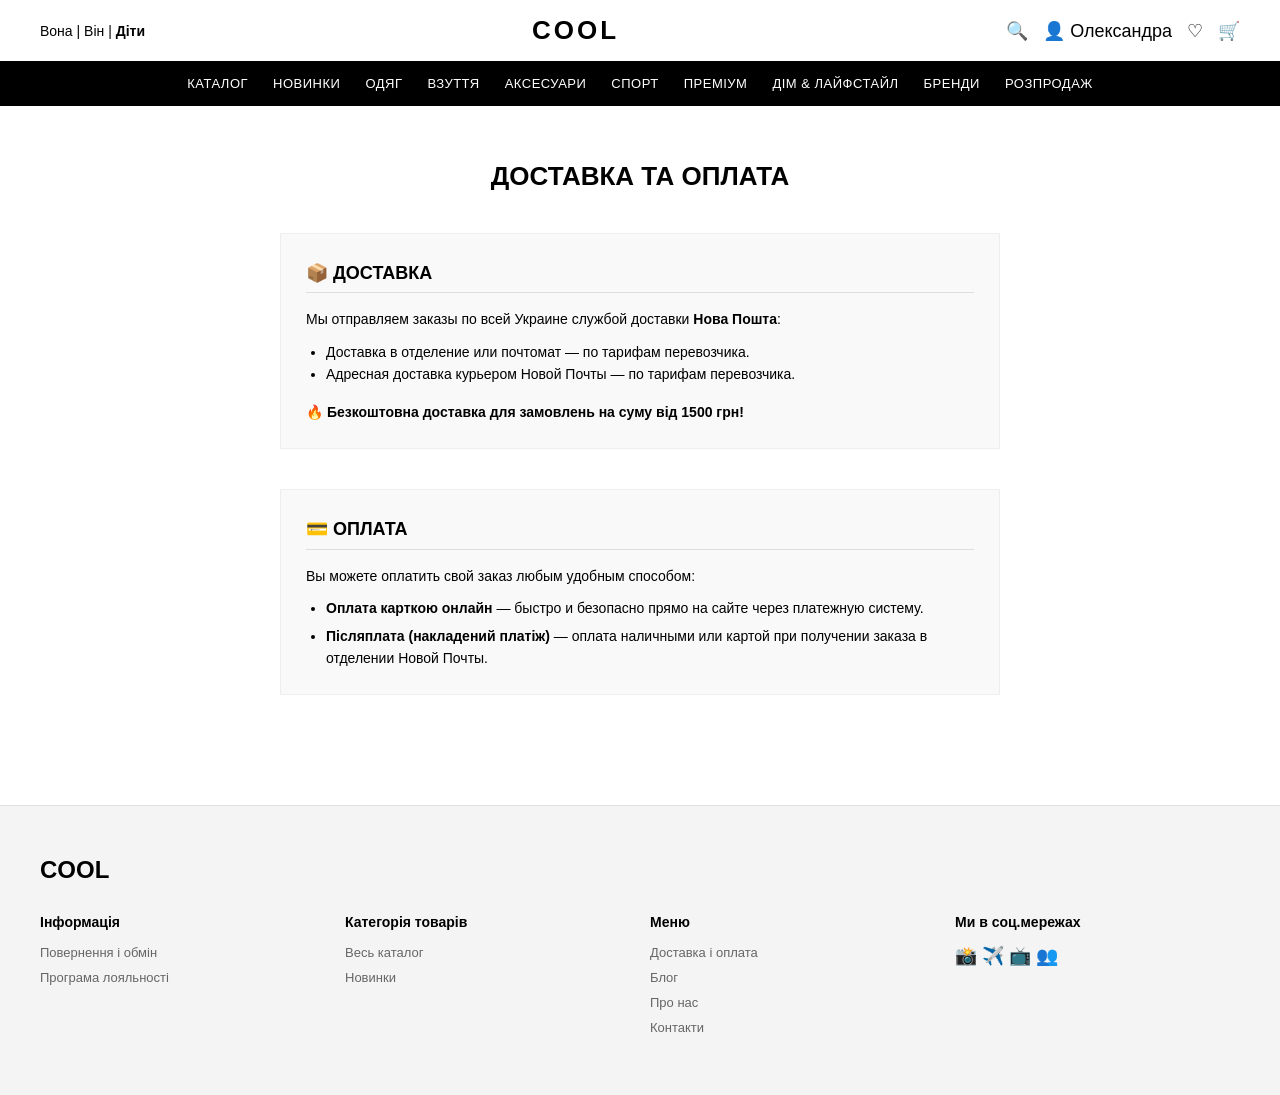
<file: delivery.html>
<!DOCTYPE html>
<html lang="uk">
<head>
    <meta charset="UTF-8">
    <meta name="viewport" content="width=device-width, initial-scale=1.0">
    <title>COOL - Доставка та оплата</title>
    <link rel="stylesheet" href="style.css">
</head>
<body>

    <!-- 1. ШАПКА -->
    <header class="top-header">
        <div class="gender-menu">
            <a href="catalog.html" style="text-decoration:none; color:#000;">Вона</a> | 
            <a href="catalog.html" style="text-decoration:none; color:#000;">Він</a> | 
            <a href="catalog.html" style="text-decoration:none; color:#000; font-weight:bold;">Діти</a>
        </div>
        <div class="main-logo"><a href="index.html" style="text-decoration:none; color:#000;">COOL</a></div>
        <div class="user-icons">
            <span>🔍</span> 
            <a href="login.html" style="text-decoration:none; color:#000;">👤 Олександра</a> 
            <span>♡</span> 
            <a href="checkout.html" style="text-decoration:none; color:#000;">🛒</a>
        </div>
    </header>

    <!-- 2. НАВИГАЦИЯ -->
    <nav class="main-navigation">
        <a href="catalog.html">Каталог</a>
        <a href="catalog.html">Новинки</a>
        <a href="catalog.html">Одяг</a>
        <a href="catalog.html">Взуття</a>
        <a href="catalog.html">Аксесуари</a>
        <a href="catalog.html">Спорт</a>
        <a href="catalog.html">Преміум</a>
        <a href="catalog.html">Дім & Лайфстайл</a>
        <a href="catalog.html">Бренди</a>
        <a href="catalog.html">Розпродаж</a>
    </nav>

    <!-- ГЛАВНЫЙ БЛОК ДОСТАВКИ И ОПЛАТЫ -->
    <main style="max-width: 800px; margin: 0 auto; padding: 50px 40px; font-family: Arial, sans-serif; line-height: 1.6;">
        <h1 style="font-size: 26px; font-weight: bold; margin-bottom: 35px; text-transform: uppercase; text-align: center;">Доставка та оплата</h1>
        
        <!-- Блок Доставка -->
        <div style="margin-bottom: 40px; background: #f9f9f9; padding: 25px; border: 1px solid #eee;">
            <h3 style="font-size: 18px; font-weight: bold; margin-bottom: 15px; text-transform: uppercase; color: #000; border-bottom: 1px solid #ddd; padding-bottom: 5px;">📦 Доставка</h3>
            <p style="margin-bottom: 10px; font-size: 14px;">Мы отправляем заказы по всей Украине службой доставки <strong>Нова Пошта</strong>:</p>
            <ul style="padding-left: 20px; font-size: 14px; margin-bottom: 15px;">
                <li>Доставка в отделение или почтомат — по тарифам перевозчика.</li>
                <li>Адресная доставка курьером Новой Почты — по тарифам перевозчика.</li>
            </ul>
            <p style="font-size: 14px; font-weight: bold; color: #000;">🔥 Безкоштовна доставка для замовлень на суму від 1500 грн!</p>
        </div>

        <!-- Блок Оплата -->
        <div style="background: #f9f9f9; padding: 25px; border: 1px solid #eee;">
            <h3 style="font-size: 18px; font-weight: bold; margin-bottom: 15px; text-transform: uppercase; color: #000; border-bottom: 1px solid #ddd; padding-bottom: 5px;">💳 Оплата</h3>
            <p style="margin-bottom: 10px; font-size: 14px;">Вы можете оплатить свой заказ любым удобным способом:</p>
            <ul style="padding-left: 20px; font-size: 14px;">
                <li style="margin-bottom: 5px;"><strong>Оплата карткою онлайн</strong> — быстро и безопасно прямо на сайте через платежную систему.</li>
                <li><strong>Післяплата (накладений платіж)</strong> — оплата наличными или картой при получении заказа в отделении Новой Почты.</li>
            </ul>
        </div>
    </main>

    <!-- 7. ПОДВАЛ -->
    <footer class="site-footer" style="margin-top: 60px;">
        <div class="footer-logo">COOL</div>
        <div class="footer-columns">
            <div class="footer-col">
                <h4>Інформація</h4>
                <a href="delivery.html">Повернення і обмін</a>
                <a href="#">Програма лояльності</a>
            </div>
            <div class="footer-col">
                <h4>Категорія товарів</h4>
                <a href="catalog.html">Весь каталог</a>
                <a href="catalog.html">Новинки</a>
            </div>
            <div class="footer-col">
                <h4>Меню</h4>
                <a href="delivery.html">Доставка і оплата</a>
                <a href="blog.html">Блог</a>
                <a href="about.html">Про нас</a>
                <a href="contacts.html">Контакти</a>
            </div>
            <div class="footer-col">
                <h4>Ми в соц.мережах</h4>
                <div class="social-icons">📸 ✈️ 📺 👥</div>
            </div>
        </div>
    </footer>

</body>
</html>
</file>
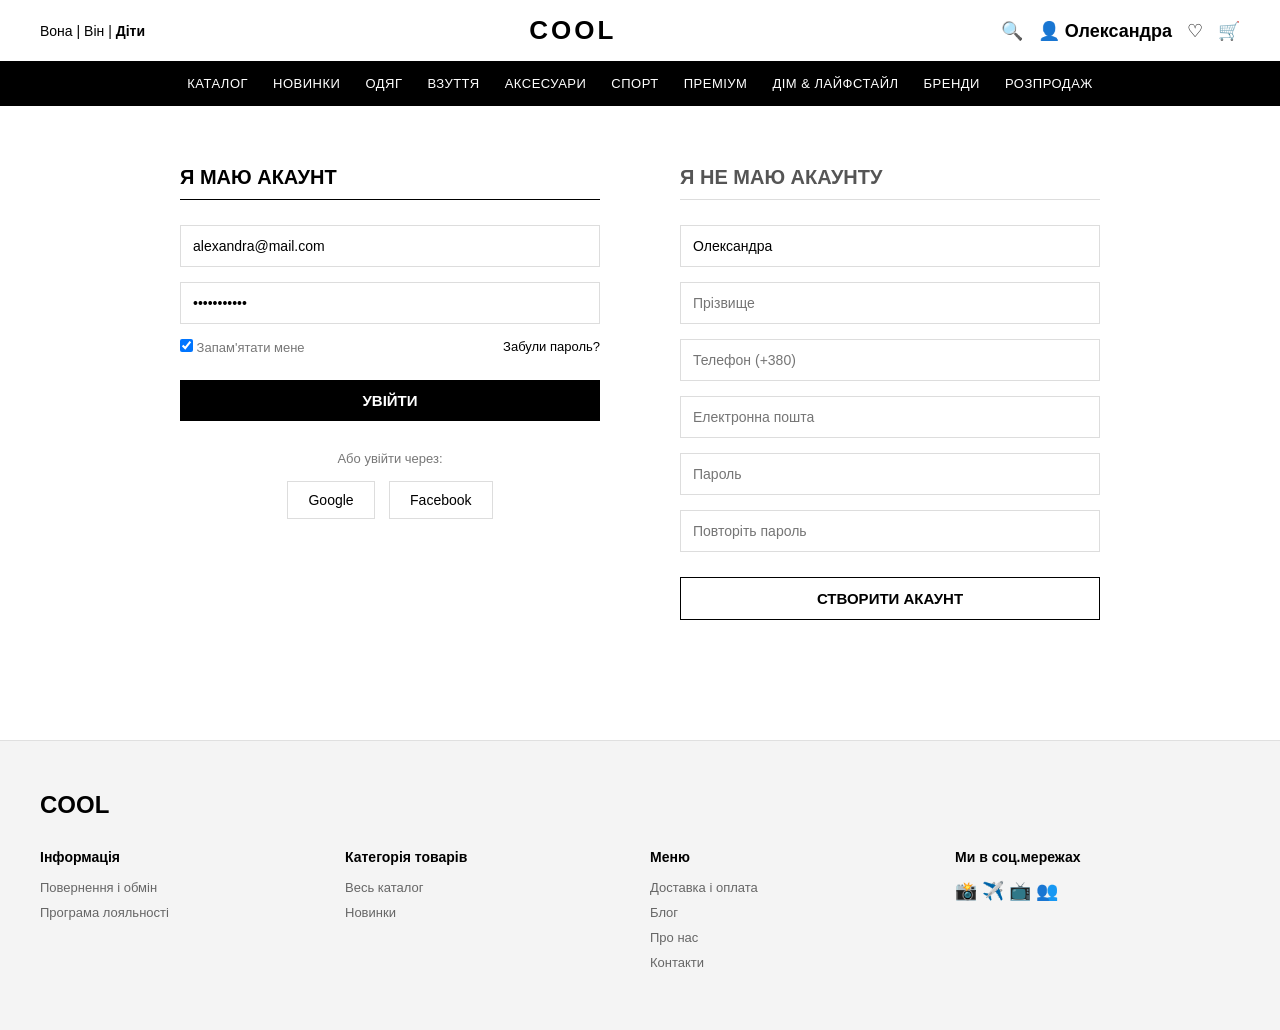
<file: login.html>
<!DOCTYPE html>
<html lang="uk">
<head>
    <meta charset="UTF-8">
    <meta name="viewport" content="width=device-width, initial-scale=1.0">
    <title>COOL - Вхід та Реєстрація</title>
    <link rel="stylesheet" href="style.css">
</head>
<body>

    <!-- 1. ШАПКА -->
    <header class="top-header">
        <div class="gender-menu">
            <a href="catalog.html" style="text-decoration:none; color:#000;">Вона</a> | 
            <a href="catalog.html" style="text-decoration:none; color:#000;">Він</a> | 
            <a href="catalog.html" style="text-decoration:none; color:#000; font-weight:bold;">Діти</a>
        </div>
        <div class="main-logo"><a href="index.html" style="text-decoration:none; color:#000;">COOL</a></div>
        <div class="user-icons">
            <span>🔍</span> 
            <a href="login.html" style="text-decoration:none; color:#000; font-weight:bold;">👤 Олександра</a> 
            <span>♡</span> 
            <a href="checkout.html" style="text-decoration:none; color:#000;">🛒</a>
        </div>
    </header>

    <!-- 2. НАВИГАЦИЯ -->
    <nav class="main-navigation">
        <a href="catalog.html">Каталог</a>
        <a href="catalog.html">Новинки</a>
        <a href="catalog.html">Одяг</a>
        <a href="catalog.html">Взуття</a>
        <a href="catalog.html">Аксесуари</a>
        <a href="catalog.html">Спорт</a>
        <a href="catalog.html">Преміум</a>
        <a href="catalog.html">Дім & Лайфстайл</a>
        <a href="catalog.html">Бренди</a>
        <a href="catalog.html">Розпродаж</a>
    </nav>

    <!-- ГЛАВНЫЙ БЛОК АВТОРИЗАЦИИ -->
    <main style="max-width: 1000px; margin: 0 auto; padding: 60px 40px; font-family: Arial, sans-serif;">
        <div style="display: grid; grid-template-columns: 1fr 1fr; gap: 80px;">
            
            <!-- ЛЕВАЯ КОЛОНКА: ВХОД -->
            <div>
                <h2 style="font-size: 20px; font-weight: bold; margin-bottom: 25px; text-transform: uppercase; border-bottom: 1px solid #000; padding-bottom: 10px;">Я маю акаунт</h2>
                <form style="display: flex; flex-direction: column; gap: 15px;">
                    <input type="email" value="alexandra@mail.com" style="padding: 12px; border: 1px solid #ddd; font-size: 14px;">
                    <input type="password" value="password123" style="padding: 12px; border: 1px solid #ddd; font-size: 14px;">
                    
                    <div style="display: flex; justify-content: space-between; font-size: 13px; color: #777;">
                        <label><input type="checkbox" checked> Запам'ятати мене</label>
                        <a href="#" style="color: #000; text-decoration: none;">Забули пароль?</a>
                    </div>

                    <!-- Кнопка входа ведет на страницу Личного Кабинета -->
                    <button type="button" onclick="window.location.href='about.html'" style="background: #000; color: #fff; padding: 12px; border: none; font-size: 15px; font-weight: bold; cursor: pointer; text-transform: uppercase; margin-top: 10px;">
                        Увійти
                    </button>
                </form>

                <!-- Соцсети как на макете -->
                <div style="margin-top: 30px; text-align: center;">
                    <p style="font-size: 13px; color: #777; margin-bottom: 15px;">Або увійти через:</p>
                    <button style="padding: 10px 20px; border: 1px solid #ddd; background: #fff; font-size: 14px; margin-right: 10px; cursor: pointer;">Google</button>
                    <button style="padding: 10px 20px; border: 1px solid #ddd; background: #fff; font-size: 14px; cursor: pointer;">Facebook</button>
                </div>
            </div>

            <!-- ПРАВАЯ КОЛОНКА: РЕГИСТРАЦИЯ -->
            <div>
                <h2 style="font-size: 20px; font-weight: bold; margin-bottom: 25px; text-transform: uppercase; border-bottom: 1px solid #ddd; padding-bottom: 10px; color: #555;">Я не маю акаунту</h2>
                <form style="display: flex; flex-direction: column; gap: 15px;">
                    <input type="text" placeholder="Ім'я" value="Олександра" style="padding: 12px; border: 1px solid #ddd; font-size: 14px;">
                    <input type="text" placeholder="Прізвище" style="padding: 12px; border: 1px solid #ddd; font-size: 14px;">
                    <input type="text" placeholder="Телефон (+380)" style="padding: 12px; border: 1px solid #ddd; font-size: 14px;">
                    <input type="email" placeholder="Електронна пошта" style="padding: 12px; border: 1px solid #ddd; font-size: 14px;">
                    <input type="password" placeholder="Пароль" style="padding: 12px; border: 1px solid #ddd; font-size: 14px;">
                    <input type="password" placeholder="Повторіть пароль" style="padding: 12px; border: 1px solid #ddd; font-size: 14px;">

                    <button type="button" style="background: #fff; color: #000; border: 1px solid #000; padding: 12px; font-size: 15px; font-weight: bold; cursor: pointer; text-transform: uppercase; margin-top: 10px;">
                        Створити акаунт
                    </button>
                </form>
            </div>

        </div>
    </main>

    <!-- 7. ПОДВАЛ -->
    <footer class="site-footer">
        <div class="footer-logo">COOL</div>
        <div class="footer-columns">
            <div class="footer-col">
                <h4>Інформація</h4>
                <a href="delivery.html">Повернення і обмін</a>
                <a href="#">Програма лояльності</a>
            </div>
            <div class="footer-col">
                <h4>Категорія товарів</h4>
                <a href="catalog.html">Весь каталог</a>
                <a href="catalog.html">Новинки</a>
            </div>
            <div class="footer-col">
                <h4>Меню</h4>
                <a href="delivery.html">Доставка і оплата</a>
                <a href="blog.html">Блог</a>
                <a href="about.html">Про нас</a>
                <a href="contacts.html">Контакти</a>
            </div>
            <div class="footer-col">
                <h4>Ми в соц.мережах</h4>
                <div class="social-icons">📸 ✈️ 📺 👥</div>
            </div>
        </div>
    </footer>

</body>
</html>
</file>
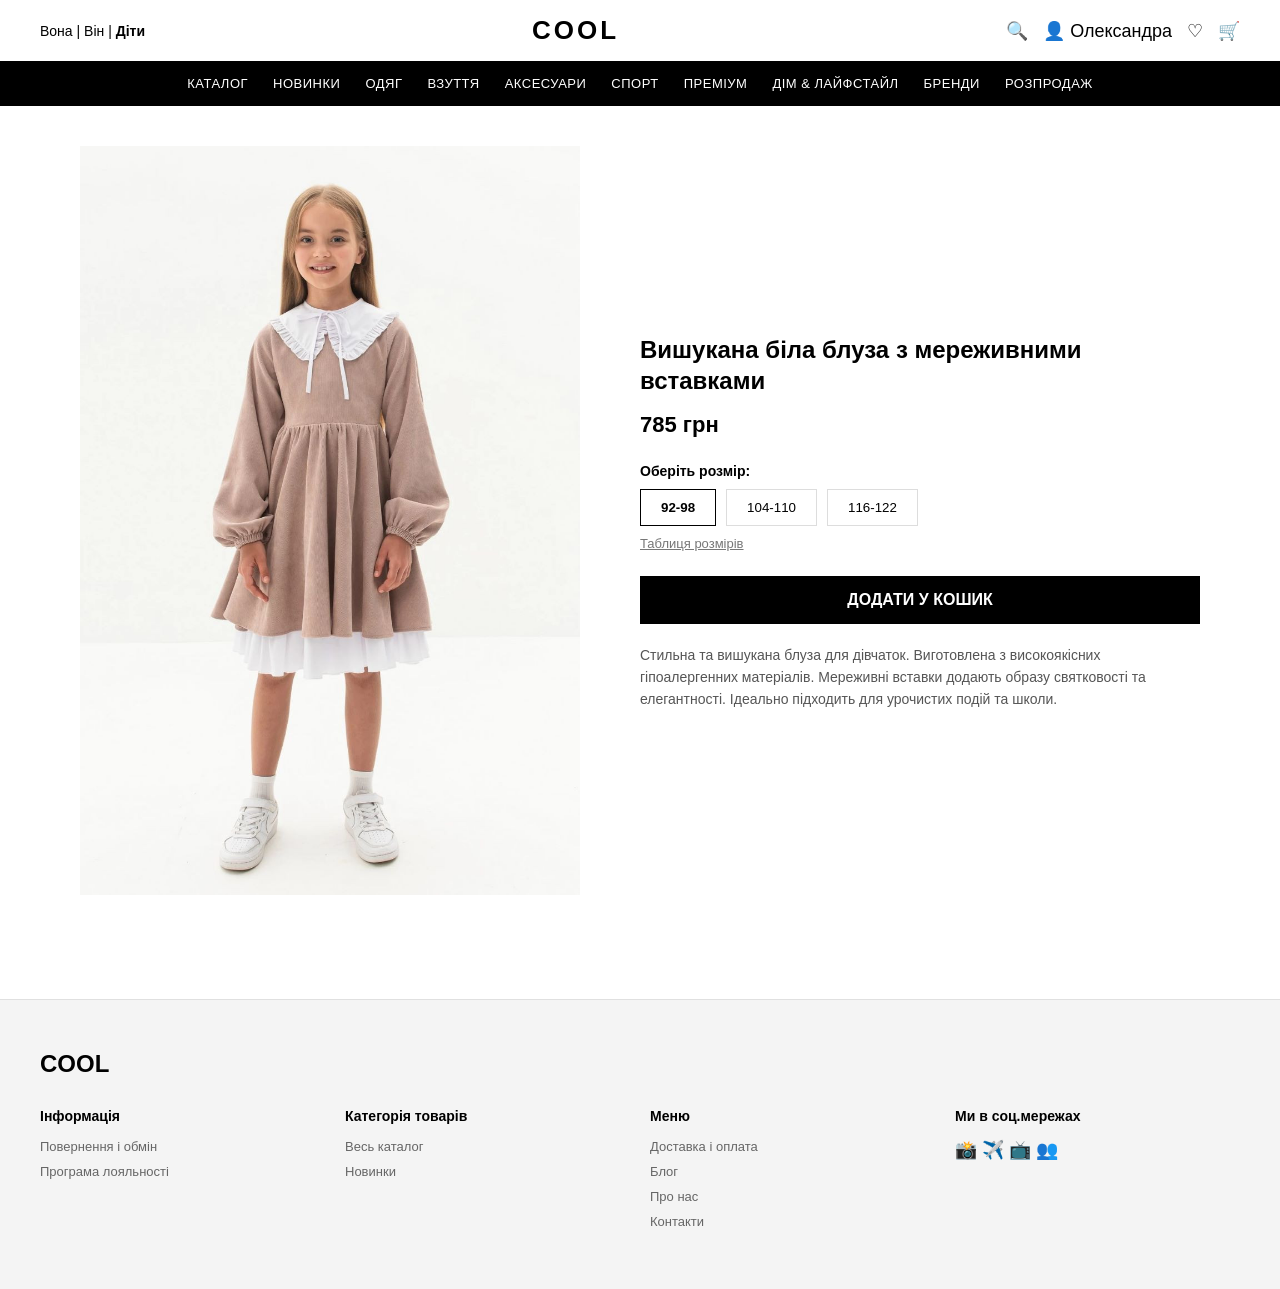
<file: product.html>
<!DOCTYPE html>
<html lang="uk">
<head>
    <meta charset="UTF-8">
    <meta name="viewport" content="width=device-width, initial-scale=1.0">
    <title>COOL - Вишукана біла блуза</title>
    <link rel="stylesheet" href="style.css">
</head>
<body>

    <!-- 1. ШАПКА -->
    <header class="top-header">
        <div class="gender-menu">
            <a href="catalog.html" style="text-decoration:none; color:#000;">Вона</a> | 
            <a href="catalog.html" style="text-decoration:none; color:#000;">Він</a> | 
            <a href="catalog.html" style="text-decoration:none; color:#000; font-weight:bold;">Діти</a>
        </div>
        <div class="main-logo"><a href="index.html" style="text-decoration:none; color:#000;">COOL</a></div>
        <div class="user-icons">
            <span>🔍</span> 
            <a href="login.html" style="text-decoration:none; color:#000;">👤 Олександра</a> 
            <span>♡</span> 
            <a href="checkout.html" style="text-decoration:none; color:#000;">🛒</a>
        </div>
    </header>

    <!-- 2. НАВИГАЦИЯ -->
    <nav class="main-navigation">
        <a href="catalog.html">Каталог</a>
        <a href="catalog.html">Новинки</a>
        <a href="catalog.html">Одяг</a>
        <a href="catalog.html">Взуття</a>
        <a href="catalog.html">Аксесуари</a>
        <a href="catalog.html">Спорт</a>
        <a href="catalog.html">Преміум</a>
        <a href="catalog.html">Дім & Лайфстайл</a>
        <a href="catalog.html">Бренди</a>
        <a href="catalog.html">Розпродаж</a>
    </nav>

    <!-- ГЛАВНЫЙ БЛОК ТОВАРА -->
    <main style="display: flex; padding: 40px; gap: 60px; font-family: Arial, sans-serif; max-width: 1200px; margin: 0 auto;">
        
        <!-- ЛЕВАЯ ЧАСТЬ: БОЛЬШОЕ ФОТО -->
        <div style="flex: 1; max-width: 500px;">
            <img src="images/prod1.jpg" alt="Блуза" style="width: 100%; height: auto; object-fit: cover;">
        </div>

        <!-- ПРАВАЯ ЧАСТЬ: ИНФОРМАЦИЯ И КНОПКИ -->
        <div style="flex: 1; display: flex; flex-direction: column; justify-content: center;">
            <h1 style="font-size: 24px; font-weight: bold; margin-bottom: 15px; line-height: 1.3;">
                Вишукана біла блуза з мереживними вставками
            </h1>
            <p style="font-size: 22px; font-weight: bold; margin-bottom: 25px;">785 грн</p>

            <!-- Выбор размера -->
            <div style="margin-bottom: 25px;">
                <h4 style="font-size: 14px; font-weight: bold; margin-bottom: 10px;">Оберіть розмір:</h4>
                <div style="display: flex; gap: 10px;">
                    <button style="padding: 10px 20px; background: #fff; border: 1px solid #000; cursor: pointer; font-weight: bold;">92-98</button>
                    <button style="padding: 10px 20px; background: #fff; border: 1px solid #ddd; cursor: pointer;">104-110</button>
                    <button style="padding: 10px 20px; background: #fff; border: 1px solid #ddd; cursor: pointer;">116-122</button>
                </div>
                <!-- Ссылка на таблицу размеров из 5-го скриншота -->
                <a href="#size-table" style="font-size: 13px; color: #777; display: block; margin-top: 10px;">Таблиця розмірів</a>
            </div>

            <!-- Кнопка купить -->
            <a href="checkout.html" class="btn-buy" style="text-align: center; background: #000; color: #fff; padding: 15px; font-size: 16px; margin-bottom: 20px;">
                Додати у кошик
            </a>

            <p style="font-size: 14px; color: #555; line-height: 1.6;">
                Стильна та вишукана блуза для дівчаток. Виготовлена з високоякісних гіпоалергенних матеріалів. Мереживні вставки додають образу святковості та елегантності. Ідеально підходить для урочистих подій та школи.
            </p>
        </div>
    </main>

    <!-- 7. ПОДВАЛ -->
    <footer class="site-footer">
        <div class="footer-logo">COOL</div>
        <div class="footer-columns">
            <div class="footer-col">
                <h4>Інформація</h4>
                <a href="delivery.html">Повернення і обмін</a>
                <a href="#">Програма лояльності</a>
            </div>
            <div class="footer-col">
                <h4>Категорія товарів</h4>
                <a href="catalog.html">Весь каталог</a>
                <a href="catalog.html">Новинки</a>
            </div>
            <div class="footer-col">
                <h4>Меню</h4>
                <a href="delivery.html">Доставка і оплата</a>
                <a href="blog.html">Блог</a>
                <a href="about.html">Про нас</a>
                <a href="contacts.html">Контакти</a>
            </div>
            <div class="footer-col">
                <h4>Ми в соц.мережах</h4>
                <div class="social-icons">📸 ✈️ 📺 👥</div>
            </div>
        </div>
    </footer>

</body>
</html>
</file>
<file: style.css>
/* ОБЩИЕ СТИЛИ */
* {
    margin: 0;
    padding: 0;
    box-sizing: border-box;
    font-family: Arial, sans-serif;
}

body {
    background-color: #ffffff;
    color: #000000;
}

/* 1. ШАПКА */
.top-header {
    display: flex;
    justify-content: space-between;
    align-items: center;
    padding: 15px 40px;
    font-size: 14px;
}

.main-logo {
    font-size: 26px;
    font-weight: bold;
    letter-spacing: 3px;
}

.user-icons {
    display: flex;
    gap: 15px;
    font-size: 18px;
}

/* 2. НАВИГАЦИЯ */
.main-navigation {
    display: flex;
    justify-content: center;
    gap: 25px;
    padding: 15px 0;
    background-color: #000000;
}

.main-navigation a {
    text-decoration: none;
    color: #ffffff;
    font-size: 13px;
    text-transform: uppercase;
    letter-spacing: 0.5px;
}

/* 3. ГЛАВНЫЙ БАННЕР */
.hero-banner {
    background-image: linear-gradient(rgba(0,0,0,0.3), rgba(0,0,0,0.3)), url('images/banner.jpg');
    background-size: cover;
    background-position: center;
    height: 520px;
    display: flex;
    justify-content: center;
    align-items: center;
    text-align: center;
}

.hero-content h1 {
    font-size: 48px;
    font-weight: bold;
    color: #ffffff;
    text-shadow: 2px 2px 8px rgba(0,0,0,0.6);
    margin-bottom: 25px;
}

.btn-buy {
    display: inline-block;
    background-color: #ffffff;
    color: #000000;
    text-decoration: none;
    padding: 12px 40px;
    font-size: 14px;
    font-weight: bold;
    text-transform: uppercase;
}

/* 4. БРЕНДЫ */
.brands-section {
    display: flex;
    justify-content: space-around;
    align-items: center;
    padding: 40px 20px;
    border-bottom: 1px solid #f0f0f0;
}

.brand-item {
    font-size: 20px;
    font-weight: bold;
    letter-spacing: 1px;
    color: #000000;
}

/* 5. КАТЕГОРИИ */
.categories-section {
    display: grid;
    grid-template-columns: repeat(4, 1fr);
    gap: 20px;
    padding: 40px;
}

.category-card {
    background-size: cover;
    background-position: center;
    height: 380px;
    padding: 20px;
    display: flex;
    flex-direction: column;
    justify-content: space-between;
    position: relative;
}

.category-card::before {
    content: '';
    position: absolute;
    top: 0; left: 0; width: 100%; height: 100%;
    background-color: rgba(0, 0, 0, 0.25);
    z-index: 1;
}

.category-card h2, .category-card .arrow {
    position: relative;
    z-index: 2;
    color: #ffffff;
    text-shadow: 1px 1px 4px rgba(0,0,0,0.8);
}

.category-card h2 {
    font-size: 18px;
    font-weight: bold;
}

.category-card .arrow {
    font-size: 13px;
    text-decoration: underline;
    font-weight: bold;
}

/* 6. ТОВАРЫ */
.products-section {
    padding: 40px;
}

.products-tabs {
    display: flex;
    justify-content: center;
    gap: 30px;
    margin-bottom: 30px;
}

.products-tabs .tab {
    font-size: 14px;
    font-weight: bold;
    color: #999999;
    cursor: pointer;
}

.products-tabs .tab.active {
    color: #000000;
    border-bottom: 2px solid #000000;
    padding-bottom: 5px;
}

.products-grid {
    display: grid;
    grid-template-columns: repeat(4, 1fr);
    gap: 25px;
}

.product-card {
    display: flex;
    flex-direction: column;
}

.product-img-wrapper {
    position: relative;
    height: 380px;
    margin-bottom: 15px;
}

.product-img-wrapper img {
    width: 100%;
    height: 100%;
    object-fit: cover;
}

.heart-icon {
    position: absolute;
    top: 15px;
    right: 15px;
    font-size: 20px;
    color: #000000;
    background: rgba(255,255,255,0.7);
    width: 32px;
    height: 32px;
    display: flex;
    justify-content: center;
    align-items: center;
    border-radius: 50%;
}

.product-card h3 {
    font-size: 14px;
    font-weight: normal;
    line-height: 1.4;
    margin-bottom: 8px;
}

.product-card .price {
    font-size: 16px;
    font-weight: bold;
}

/* 7. ПОДВАЛ */
.site-footer {
    background-color: #f4f4f4;
    padding: 50px 40px;
    margin-top: 60px;
    border-top: 1px solid #e0e0e0;
}

.footer-logo {
    font-size: 24px;
    font-weight: bold;
    margin-bottom: 30px;
}

.footer-columns {
    display: grid;
    grid-template-columns: repeat(4, 1fr);
    gap: 20px;
}

.footer-col h4 {
    font-size: 14px;
    font-weight: bold;
    margin-bottom: 15px;
}

.footer-col a {
    display: block;
    text-decoration: none;
    color: #666666;
    font-size: 13px;
    margin-bottom: 10px;
}

.social-icons {
    display: flex;
    gap: 15px;
    font-size: 18px;
}
</file>
